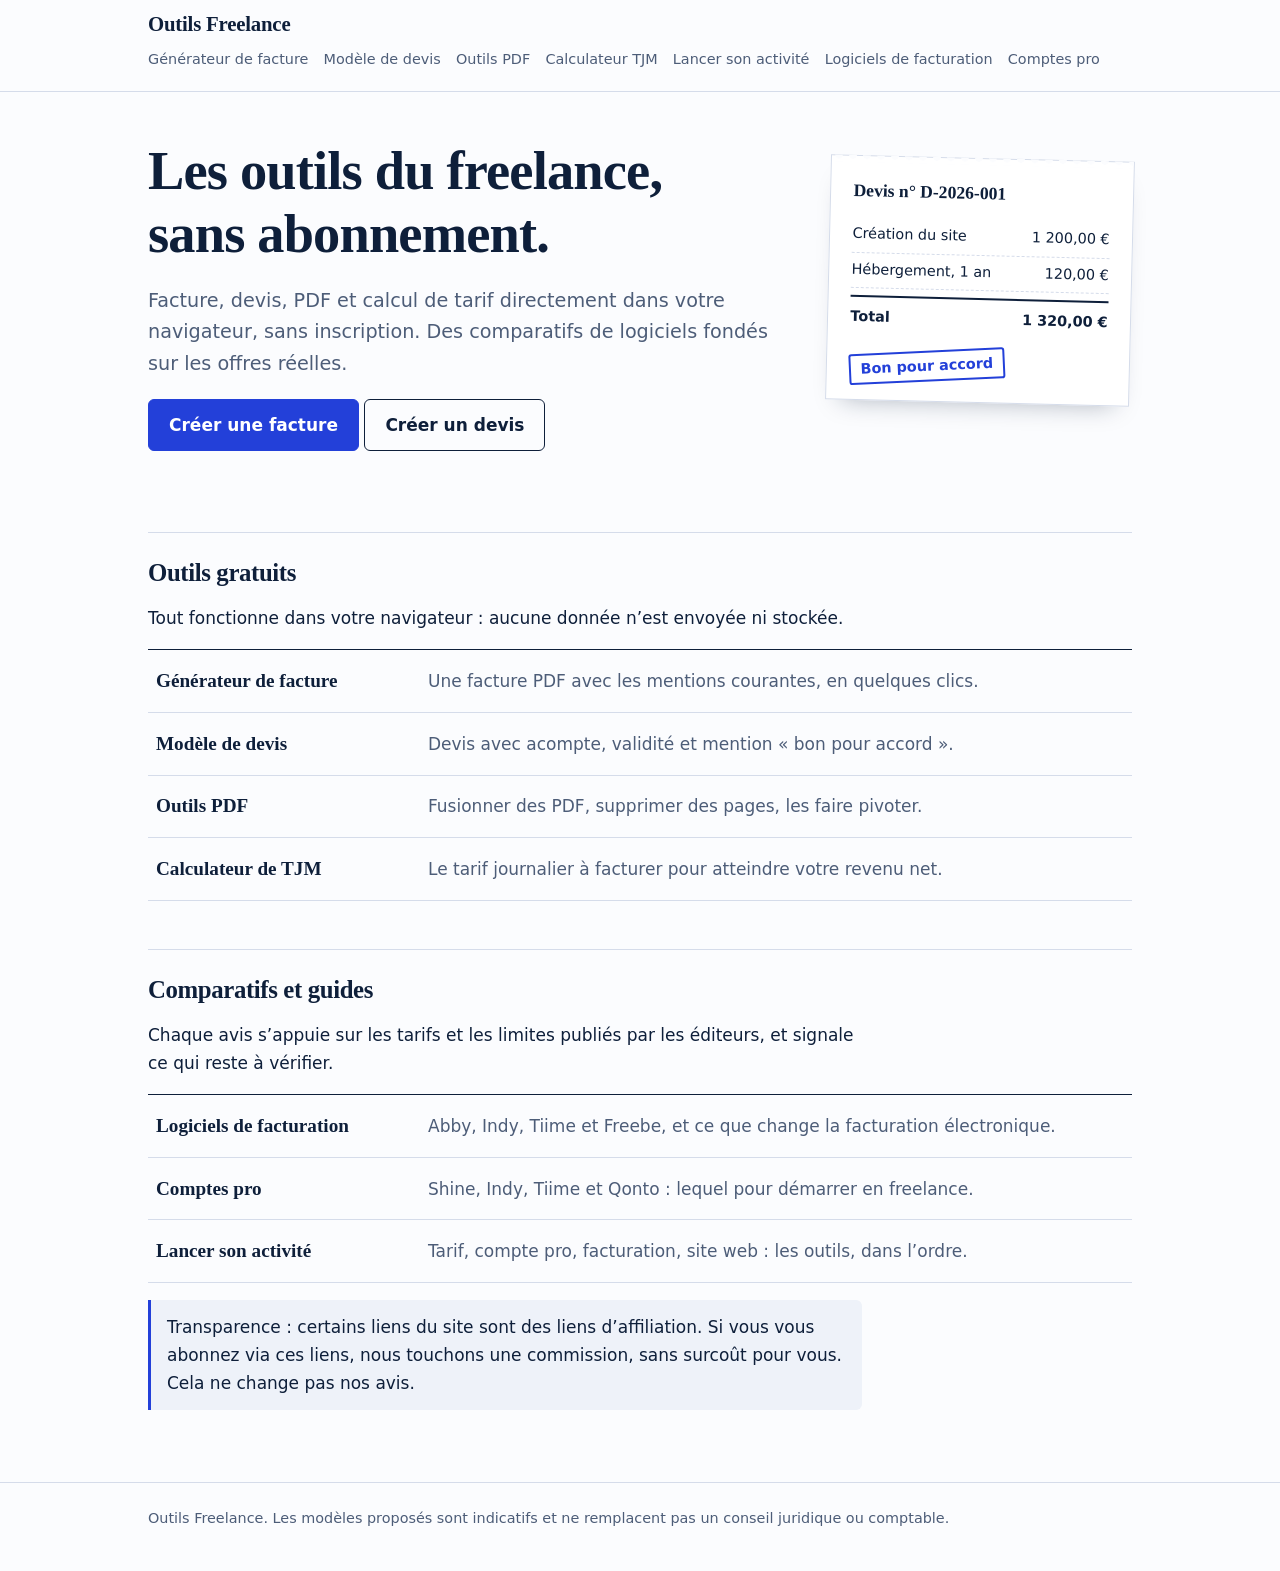
<file: index.html>
<!doctype html>
<html lang="fr">
<head>
<meta charset="utf-8">
<meta name="viewport" content="width=device-width, initial-scale=1">
<title>Outils pour freelances : factures gratuites et comparatifs de logiciels</title>
<meta name="description" content="Outils gratuits et comparatifs honnêtes de logiciels et d’outils IA pour freelances et auto-entrepreneurs.">
<link rel="stylesheet" href="style.css">
<link rel="canonical" href="https://goldenmenu-free.github.io/outils-freelance/">
<meta name="theme-color" content="#2340d9">
<link rel="icon" href="data:image/svg+xml,%3Csvg xmlns=%22http://www.w3.org/2000/svg%22 viewBox=%220 0 100 100%22%3E%3Crect width=%22100%22 height=%22100%22 rx=%2218%22 fill=%22%232340d9%22/%3E%3Ctext x=%2250%22 y=%2272%22 font-size=%2268%22 font-family=%22Georgia,serif%22 font-weight=%22700%22 text-anchor=%22middle%22 fill=%22white%22%3EF%3C/text%3E%3C/svg%3E">
<meta property="og:type" content="website">
<meta property="og:locale" content="fr_FR">
<meta property="og:site_name" content="Outils Freelance">
<meta property="og:url" content="https://goldenmenu-free.github.io/outils-freelance/">
<meta property="og:title" content="Outils pour freelances : factures gratuites et comparatifs de logiciels">
<meta property="og:description" content="Outils gratuits et comparatifs honnêtes de logiciels et d’outils IA pour freelances et auto-entrepreneurs.">
</head>
<body>
<header class="site"><div class="wrap">
  <a href="index.html">Outils Freelance</a>
  <nav><a href="facture.html">Générateur de facture</a><a href="modele-devis.html">Modèle de devis</a><a href="outils-pdf.html">Outils PDF</a><a href="calculateur-tjm.html">Calculateur TJM</a><a href="lancer-activite-freelance.html">Lancer son activité</a><a href="comparatif-facturation.html">Logiciels de facturation</a><a href="comparatif-comptes-pro.html">Comptes pro</a></nav>
</div></header>

<main class="wrap">
  <section class="hero">
    <div>
      <h1>Les outils du freelance, sans abonnement.</h1>
      <p class="lead">Facture, devis, PDF et calcul de tarif directement dans votre navigateur, sans inscription. Des comparatifs de logiciels fondés sur les offres réelles.</p>
      <p><a class="btn" href="facture.html">Créer une facture</a> <a class="btn alt" href="modele-devis.html">Créer un devis</a></p>
    </div>
    <div class="slip" aria-hidden="true">
      <b>Devis n° D-2026-001</b>
      <div class="l" style="margin-top:.8rem"><span>Création du site</span><span>1 200,00 €</span></div>
      <div class="l"><span>Hébergement, 1 an</span><span>120,00 €</span></div>
      <div class="l t"><span>Total</span><span>1 320,00 €</span></div>
      <span class="ok">Bon pour accord</span>
    </div>
  </section>

  <h2>Outils gratuits</h2>
  <p>Tout fonctionne dans votre navigateur : aucune donnée n’est envoyée ni stockée.</p>
  <ul class="ledger">
    <li><a href="facture.html"><strong>Générateur de facture</strong><span>Une facture PDF avec les mentions courantes, en quelques clics.</span></a></li>
    <li><a href="modele-devis.html"><strong>Modèle de devis</strong><span>Devis avec acompte, validité et mention « bon pour accord ».</span></a></li>
    <li><a href="outils-pdf.html"><strong>Outils PDF</strong><span>Fusionner des PDF, supprimer des pages, les faire pivoter.</span></a></li>
    <li><a href="calculateur-tjm.html"><strong>Calculateur de TJM</strong><span>Le tarif journalier à facturer pour atteindre votre revenu net.</span></a></li>
  </ul>

  <h2>Comparatifs et guides</h2>
  <p>Chaque avis s’appuie sur les tarifs et les limites publiés par les éditeurs, et signale ce qui reste à vérifier.</p>
  <ul class="ledger">
    <li><a href="comparatif-facturation.html"><strong>Logiciels de facturation</strong><span>Abby, Indy, Tiime et Freebe, et ce que change la facturation électronique.</span></a></li>
    <li><a href="comparatif-comptes-pro.html"><strong>Comptes pro</strong><span>Shine, Indy, Tiime et Qonto : lequel pour démarrer en freelance.</span></a></li>
    <li><a href="lancer-activite-freelance.html"><strong>Lancer son activité</strong><span>Tarif, compte pro, facturation, site web : les outils, dans l’ordre.</span></a></li>
  </ul>

  <p class="note">Transparence : certains liens du site sont des liens d’affiliation. Si vous vous abonnez via ces liens, nous touchons une commission, sans surcoût pour vous. Cela ne change pas nos avis.</p>
</main>

<footer class="site"><div class="wrap">Outils Freelance. Les modèles proposés sont indicatifs et ne remplacent pas un conseil juridique ou comptable.</div></footer>
<script>document.querySelectorAll("header.site nav a").forEach(function(a){if(a.getAttribute("href")===(location.pathname.split("/").pop()||"index.html"))a.setAttribute("aria-current","page")})</script>
</body>
</html>
</file>
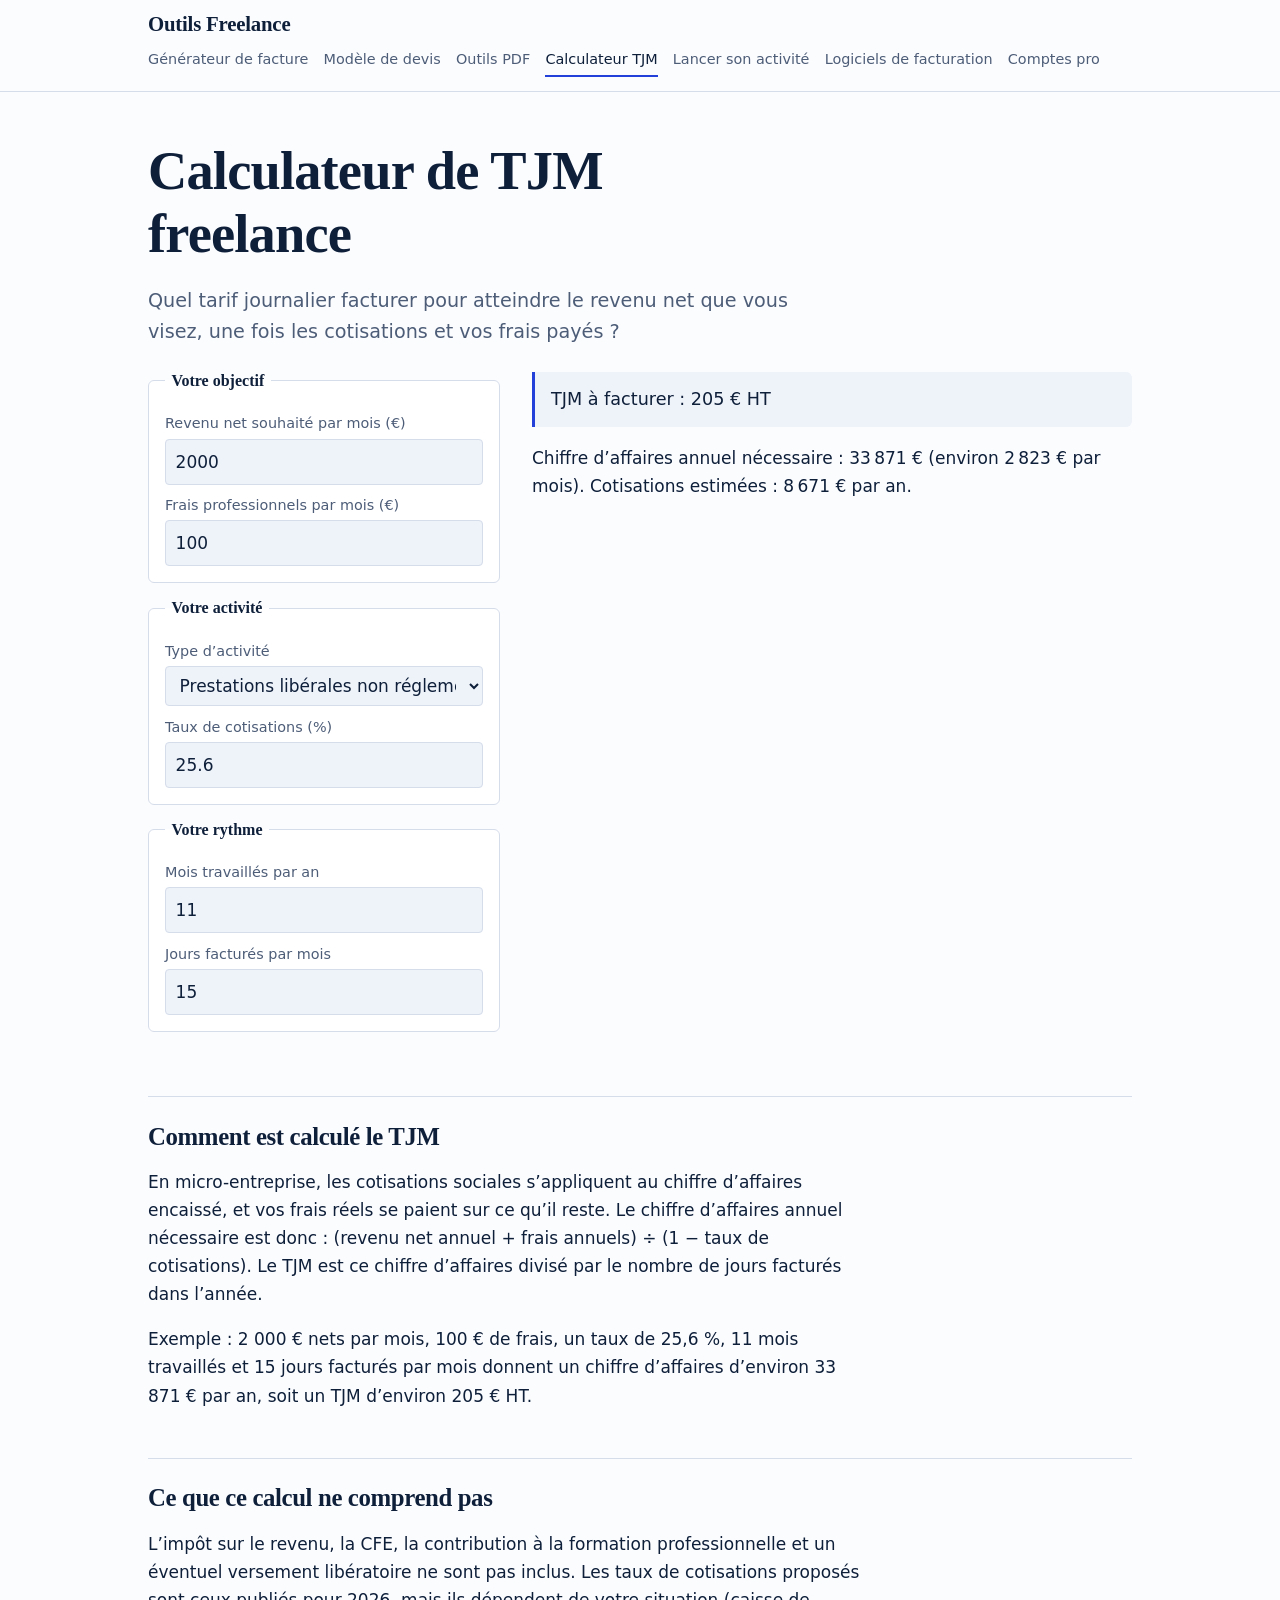
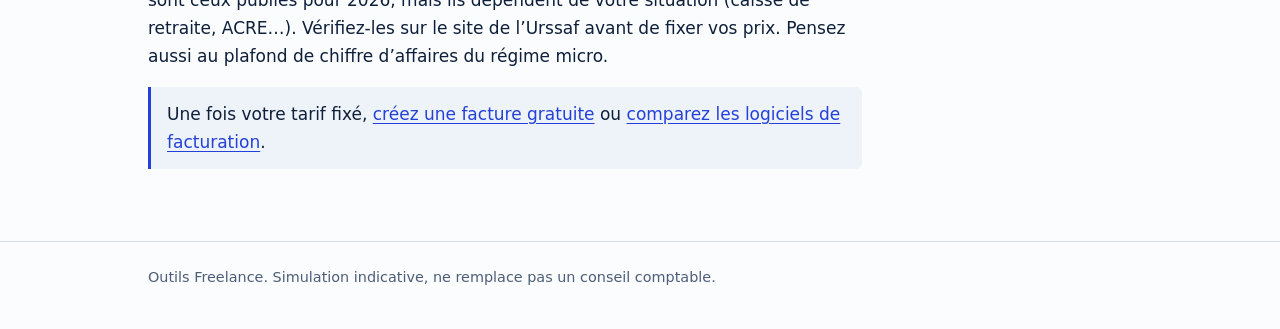
<file: calculateur-tjm.html>
<!doctype html>
<html lang="fr">
<head>
<meta charset="utf-8">
<meta name="viewport" content="width=device-width, initial-scale=1">
<title>Calculateur de TJM freelance : quel tarif journalier pour un auto-entrepreneur ?</title>
<meta name="description" content="Calculez le tarif journalier (TJM) à facturer pour atteindre le revenu net que vous visez en micro-entreprise. Gratuit, sans inscription.">
<link rel="stylesheet" href="style.css">
<link rel="canonical" href="https://goldenmenu-free.github.io/outils-freelance/calculateur-tjm.html">
<meta name="theme-color" content="#2340d9">
<link rel="icon" href="data:image/svg+xml,%3Csvg xmlns=%22http://www.w3.org/2000/svg%22 viewBox=%220 0 100 100%22%3E%3Crect width=%22100%22 height=%22100%22 rx=%2218%22 fill=%22%232340d9%22/%3E%3Ctext x=%2250%22 y=%2272%22 font-size=%2268%22 font-family=%22Georgia,serif%22 font-weight=%22700%22 text-anchor=%22middle%22 fill=%22white%22%3EF%3C/text%3E%3C/svg%3E">
<meta property="og:type" content="website">
<meta property="og:locale" content="fr_FR">
<meta property="og:site_name" content="Outils Freelance">
<meta property="og:url" content="https://goldenmenu-free.github.io/outils-freelance/calculateur-tjm.html">
<meta property="og:title" content="Calculateur de TJM freelance : quel tarif journalier pour un auto-entrepreneur ?">
<meta property="og:description" content="Calculez le tarif journalier (TJM) à facturer pour atteindre le revenu net que vous visez en micro-entreprise. Gratuit, sans inscription.">
</head>
<body>
<header class="site"><div class="wrap">
  <a href="index.html">Outils Freelance</a>
  <nav><a href="facture.html">Générateur de facture</a><a href="modele-devis.html">Modèle de devis</a><a href="outils-pdf.html">Outils PDF</a><a href="calculateur-tjm.html">Calculateur TJM</a><a href="lancer-activite-freelance.html">Lancer son activité</a><a href="comparatif-facturation.html">Logiciels de facturation</a><a href="comparatif-comptes-pro.html">Comptes pro</a></nav>
</div></header>

<main class="wrap">
  <h1>Calculateur de TJM freelance</h1>
  <p class="lead">Quel tarif journalier facturer pour atteindre le revenu net que vous visez, une fois les cotisations et vos frais payés ?</p>

  <div class="tool">
    <form onsubmit="return false" id="f">
      <fieldset><legend>Votre objectif</legend>
        <label for="net">Revenu net souhaité par mois (€)</label><input id="net" type="number" min="0" step="any" value="2000">
        <label for="frais">Frais professionnels par mois (€)</label><input id="frais" type="number" min="0" step="any" value="100">
      </fieldset>
      <fieldset><legend>Votre activité</legend>
        <label for="act">Type d’activité</label>
        <select id="act">
          <option value="25.6">Prestations libérales non réglementées (conseil, développement, graphisme…)</option>
          <option value="21.2">Prestations commerciales ou artisanales (BIC)</option>
          <option value="23.2">Professions libérales affiliées à la Cipav</option>
          <option value="">Autre : saisir un taux</option>
        </select>
        <label for="taux">Taux de cotisations (%)</label><input id="taux" type="number" min="0" max="60" step="any" value="25.6">
      </fieldset>
      <fieldset><legend>Votre rythme</legend>
        <label for="mois">Mois travaillés par an</label><input id="mois" type="number" min="1" max="12" step="any" value="11">
        <label for="jours">Jours facturés par mois</label><input id="jours" type="number" min="1" max="31" step="any" value="15">
      </fieldset>
    </form>

    <section aria-live="polite">
      <div class="note" id="res" style="font-size:1.1rem"></div>
      <p id="detail"></p>
    </section>
  </div>

  <h2>Comment est calculé le TJM</h2>
  <p>En micro-entreprise, les cotisations sociales s’appliquent au chiffre d’affaires encaissé, et vos frais réels se paient sur ce qu’il reste. Le chiffre d’affaires annuel nécessaire est donc : (revenu net annuel + frais annuels) ÷ (1 − taux de cotisations). Le TJM est ce chiffre d’affaires divisé par le nombre de jours facturés dans l’année.</p>
  <p>Exemple : 2 000 € nets par mois, 100 € de frais, un taux de 25,6 %, 11 mois travaillés et 15 jours facturés par mois donnent un chiffre d’affaires d’environ 33 871 € par an, soit un TJM d’environ 205 € HT.</p>

  <h2>Ce que ce calcul ne comprend pas</h2>
  <p>L’impôt sur le revenu, la CFE, la contribution à la formation professionnelle et un éventuel versement libératoire ne sont pas inclus. Les taux de cotisations proposés sont ceux publiés pour 2026, mais ils dépendent de votre situation (caisse de retraite, ACRE…). Vérifiez-les sur le site de l’Urssaf avant de fixer vos prix. Pensez aussi au plafond de chiffre d’affaires du régime micro.</p>
  <p class="note">Une fois votre tarif fixé, <a href="facture.html">créez une facture gratuite</a> ou <a href="comparatif-facturation.html">comparez les logiciels de facturation</a>.</p>
</main>

<footer class="site"><div class="wrap">Outils Freelance. Simulation indicative, ne remplace pas un conseil comptable.</div></footer>

<script>
const $ = id => document.getElementById(id);
const eur = (n, d = 0) => n.toLocaleString("fr-FR", { style: "currency", currency: "EUR", maximumFractionDigits: d, minimumFractionDigits: d });
function calc() {
  const net = parseFloat($("net").value), frais = parseFloat($("frais").value) || 0,
        t = parseFloat($("taux").value), m = parseFloat($("mois").value), j = parseFloat($("jours").value);
  if ([net, t, m, j].some(v => isNaN(v)) || net < 0 || t < 0 || t >= 100 || m <= 0 || j <= 0) {
    $("res").textContent = "Renseignez tous les champs avec des valeurs valides."; $("detail").textContent = ""; return;
  }
  const ca = (net * 12 + frais * 12) / (1 - t / 100);
  const tjm = ca / (m * j);
  $("res").textContent = "TJM à facturer : " + eur(tjm) + " HT";
  $("detail").textContent = "Chiffre d’affaires annuel nécessaire : " + eur(ca) + " (environ " + eur(ca / 12) + " par mois). Cotisations estimées : " + eur(ca * t / 100) + " par an.";
}
$("act").addEventListener("change", e => { if (e.target.value) $("taux").value = e.target.value; calc(); });
$("f").addEventListener("input", calc);
calc();
</script>
<script>document.querySelectorAll("header.site nav a").forEach(function(a){if(a.getAttribute("href")===(location.pathname.split("/").pop()||"index.html"))a.setAttribute("aria-current","page")})</script>
</body>
</html>
</file>
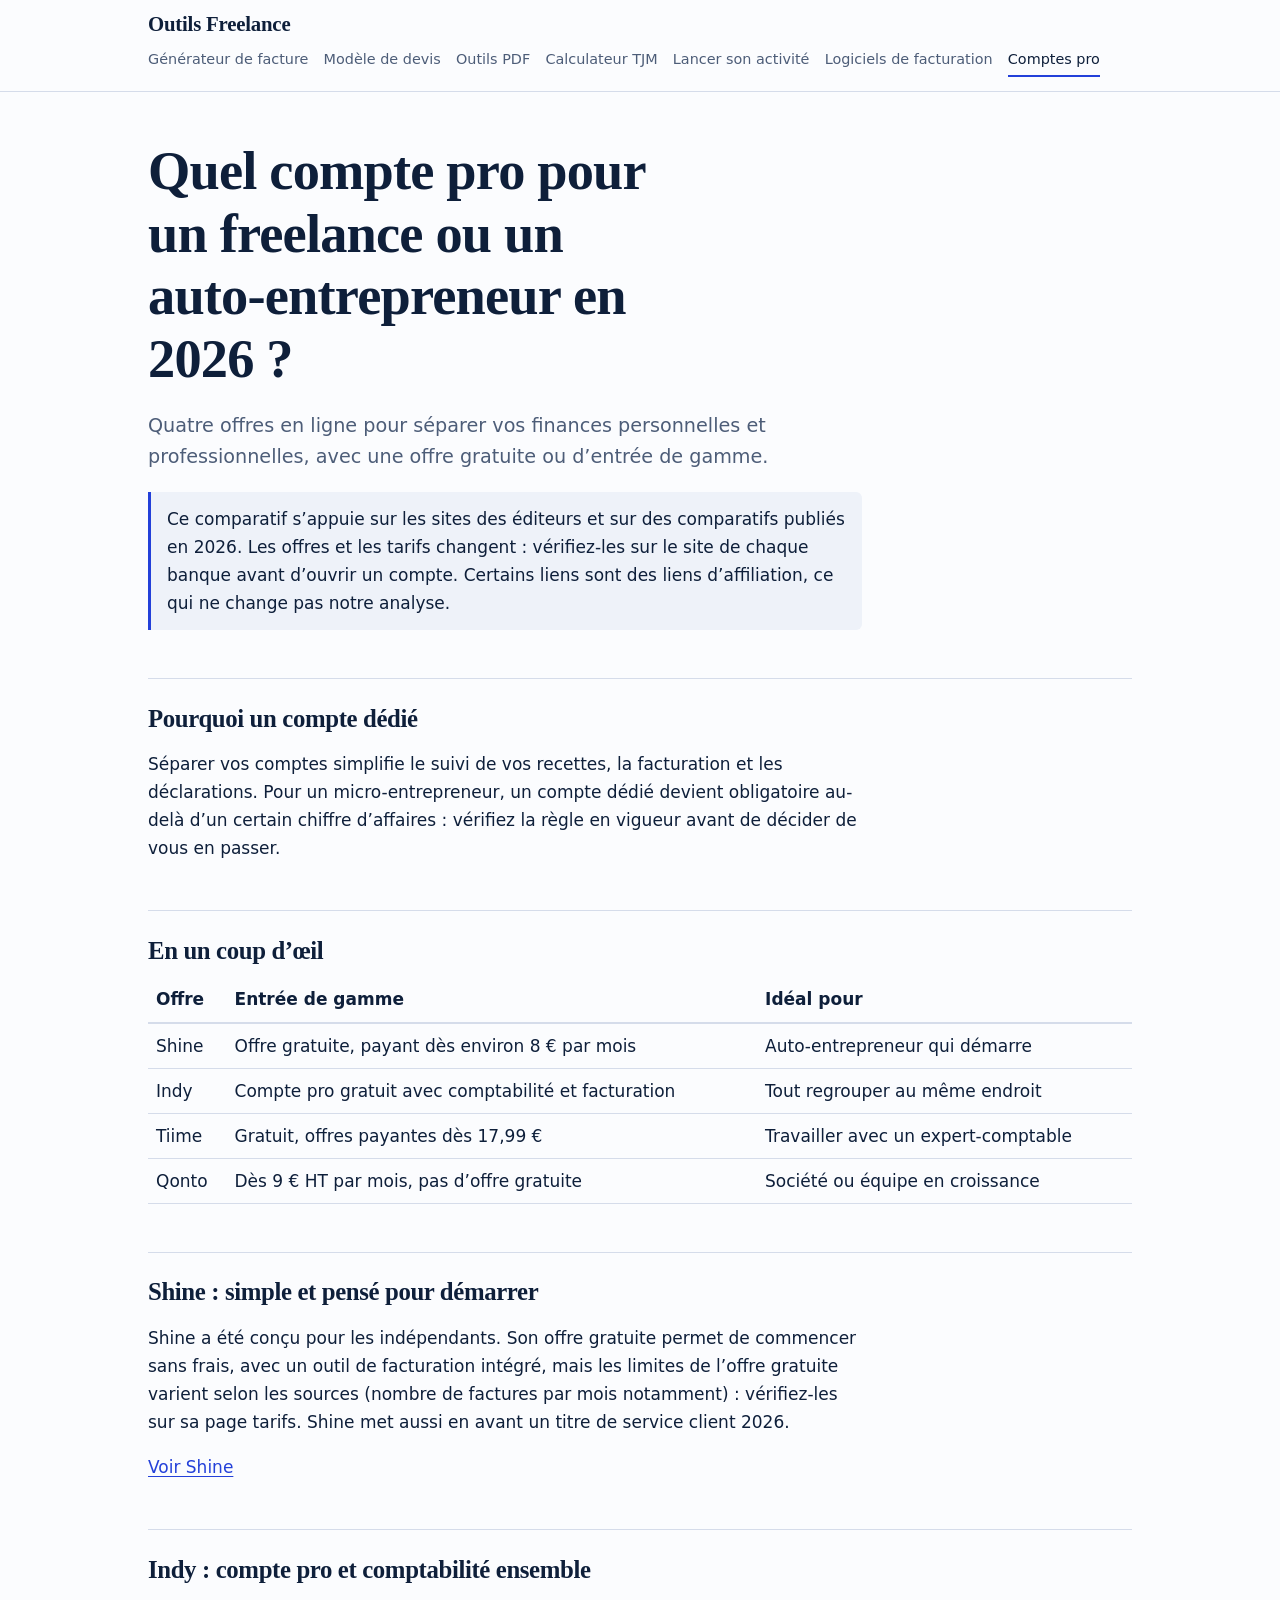
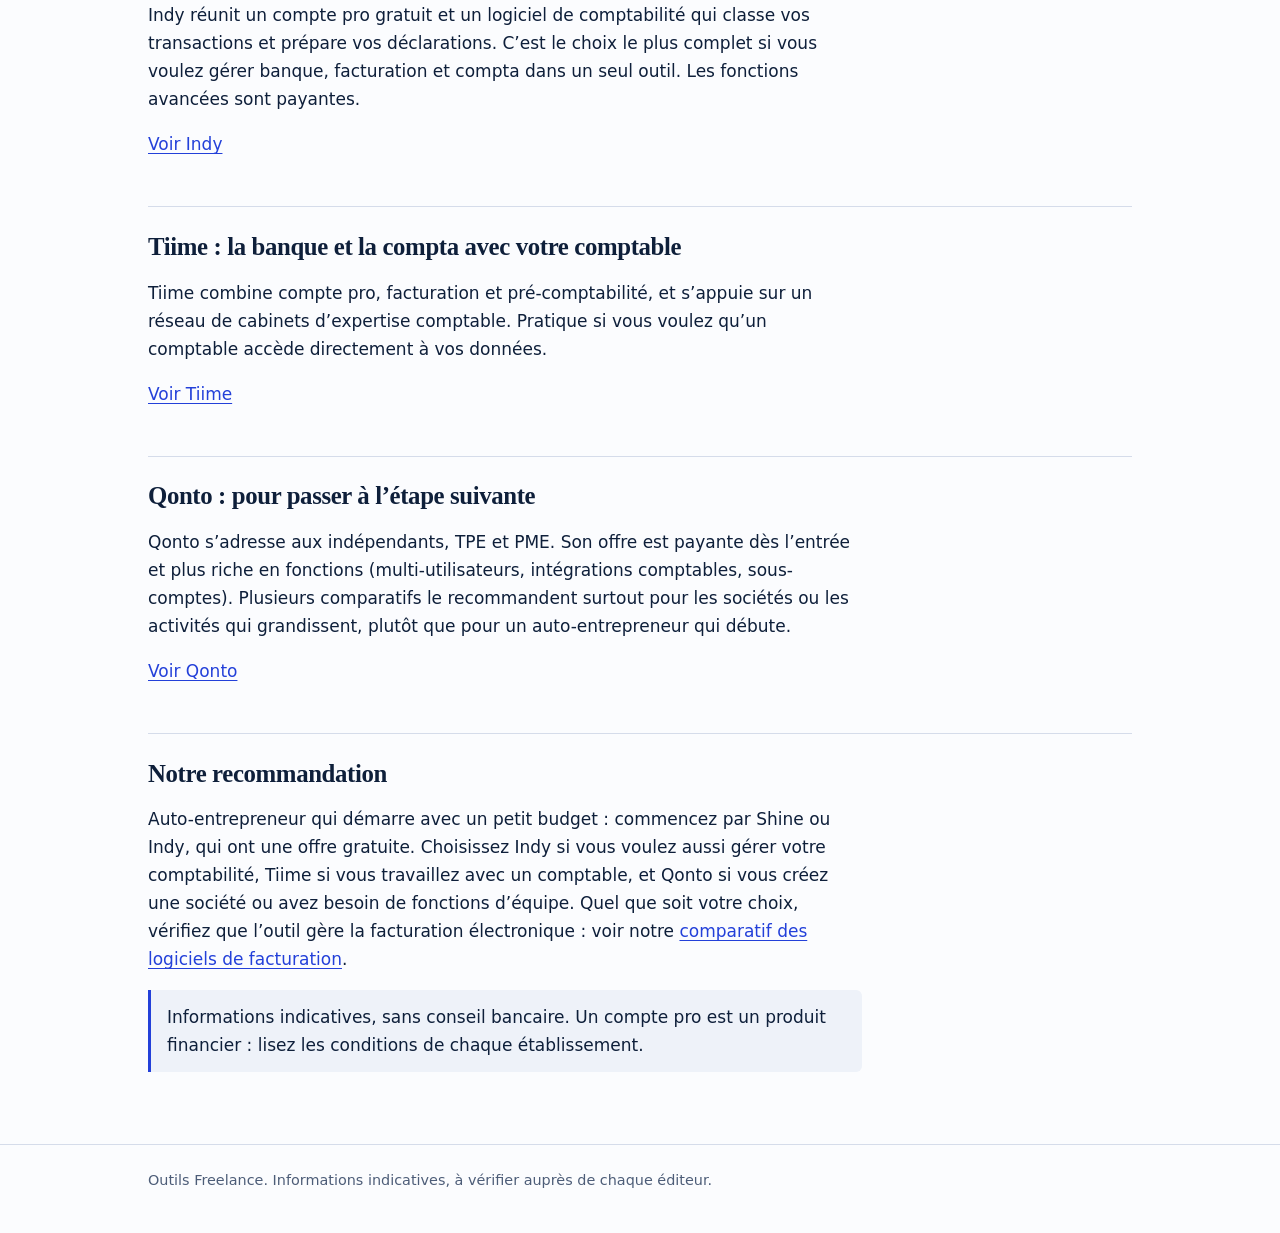
<file: comparatif-comptes-pro.html>
<!doctype html>
<html lang="fr">
<head>
<meta charset="utf-8">
<meta name="viewport" content="width=device-width, initial-scale=1">
<title>Meilleur compte pro pour freelance et auto-entrepreneur en 2026 : comparatif</title>
<meta name="description" content="Shine, Qonto, Indy, Tiime : quel compte pro choisir quand on est freelance ou auto-entrepreneur ? Tarifs d’entrée, points forts et pour qui.">
<link rel="stylesheet" href="style.css">
<link rel="canonical" href="https://goldenmenu-free.github.io/outils-freelance/comparatif-comptes-pro.html">
<meta name="theme-color" content="#2340d9">
<link rel="icon" href="data:image/svg+xml,%3Csvg xmlns=%22http://www.w3.org/2000/svg%22 viewBox=%220 0 100 100%22%3E%3Crect width=%22100%22 height=%22100%22 rx=%2218%22 fill=%22%232340d9%22/%3E%3Ctext x=%2250%22 y=%2272%22 font-size=%2268%22 font-family=%22Georgia,serif%22 font-weight=%22700%22 text-anchor=%22middle%22 fill=%22white%22%3EF%3C/text%3E%3C/svg%3E">
<meta property="og:type" content="website">
<meta property="og:locale" content="fr_FR">
<meta property="og:site_name" content="Outils Freelance">
<meta property="og:url" content="https://goldenmenu-free.github.io/outils-freelance/comparatif-comptes-pro.html">
<meta property="og:title" content="Meilleur compte pro pour freelance et auto-entrepreneur en 2026 : comparatif">
<meta property="og:description" content="Shine, Qonto, Indy, Tiime : quel compte pro choisir quand on est freelance ou auto-entrepreneur ? Tarifs d’entrée, points forts et pour qui.">
</head>
<body>
<header class="site"><div class="wrap">
  <a href="index.html">Outils Freelance</a>
  <nav><a href="facture.html">Générateur de facture</a><a href="modele-devis.html">Modèle de devis</a><a href="outils-pdf.html">Outils PDF</a><a href="calculateur-tjm.html">Calculateur TJM</a><a href="lancer-activite-freelance.html">Lancer son activité</a><a href="comparatif-facturation.html">Logiciels de facturation</a><a href="comparatif-comptes-pro.html">Comptes pro</a></nav>
</div></header>

<main class="wrap">
  <h1>Quel compte pro pour un freelance ou un auto-entrepreneur en 2026 ?</h1>
  <p class="lead">Quatre offres en ligne pour séparer vos finances personnelles et professionnelles, avec une offre gratuite ou d’entrée de gamme.</p>

  <p class="note">Ce comparatif s’appuie sur les sites des éditeurs et sur des comparatifs publiés en 2026. Les offres et les tarifs changent : vérifiez-les sur le site de chaque banque avant d’ouvrir un compte. Certains liens sont des liens d’affiliation, ce qui ne change pas notre analyse.</p>

  <h2>Pourquoi un compte dédié</h2>
  <p>Séparer vos comptes simplifie le suivi de vos recettes, la facturation et les déclarations. Pour un micro-entrepreneur, un compte dédié devient obligatoire au-delà d’un certain chiffre d’affaires : vérifiez la règle en vigueur avant de décider de vous en passer.</p>

  <h2>En un coup d’œil</h2>
  <div style="overflow-x:auto">
  <table style="border-collapse:collapse;width:100%;min-width:36rem">
    <thead><tr style="text-align:left"><th style="padding:.5rem;border-bottom:2px solid var(--line)">Offre</th><th style="padding:.5rem;border-bottom:2px solid var(--line)">Entrée de gamme</th><th style="padding:.5rem;border-bottom:2px solid var(--line)">Idéal pour</th></tr></thead>
    <tbody>
      <tr><td style="padding:.5rem;border-bottom:1px solid var(--line)">Shine</td><td style="padding:.5rem;border-bottom:1px solid var(--line)">Offre gratuite, payant dès environ 8 € par mois</td><td style="padding:.5rem;border-bottom:1px solid var(--line)">Auto-entrepreneur qui démarre</td></tr>
      <tr><td style="padding:.5rem;border-bottom:1px solid var(--line)">Indy</td><td style="padding:.5rem;border-bottom:1px solid var(--line)">Compte pro gratuit avec comptabilité et facturation</td><td style="padding:.5rem;border-bottom:1px solid var(--line)">Tout regrouper au même endroit</td></tr>
      <tr><td style="padding:.5rem;border-bottom:1px solid var(--line)">Tiime</td><td style="padding:.5rem;border-bottom:1px solid var(--line)">Gratuit, offres payantes dès 17,99 €</td><td style="padding:.5rem;border-bottom:1px solid var(--line)">Travailler avec un expert-comptable</td></tr>
      <tr><td style="padding:.5rem;border-bottom:1px solid var(--line)">Qonto</td><td style="padding:.5rem;border-bottom:1px solid var(--line)">Dès 9 € HT par mois, pas d’offre gratuite</td><td style="padding:.5rem;border-bottom:1px solid var(--line)">Société ou équipe en croissance</td></tr>
    </tbody>
  </table>
  </div>

  <h2>Shine : simple et pensé pour démarrer</h2>
  <p>Shine a été conçu pour les indépendants. Son offre gratuite permet de commencer sans frais, avec un outil de facturation intégré, mais les limites de l’offre gratuite varient selon les sources (nombre de factures par mois notamment) : vérifiez-les sur sa page tarifs. Shine met aussi en avant un titre de service client 2026.</p>
  <p><a rel="sponsored noopener" href="https://www.shine.fr">Voir Shine</a></p>

  <h2>Indy : compte pro et comptabilité ensemble</h2>
  <p>Indy réunit un compte pro gratuit et un logiciel de comptabilité qui classe vos transactions et prépare vos déclarations. C’est le choix le plus complet si vous voulez gérer banque, facturation et compta dans un seul outil. Les fonctions avancées sont payantes.</p>
  <p><a rel="sponsored noopener" href="https://www.indy.fr">Voir Indy</a></p>

  <h2>Tiime : la banque et la compta avec votre comptable</h2>
  <p>Tiime combine compte pro, facturation et pré-comptabilité, et s’appuie sur un réseau de cabinets d’expertise comptable. Pratique si vous voulez qu’un comptable accède directement à vos données.</p>
  <p><a rel="sponsored noopener" href="https://www.tiime.fr">Voir Tiime</a></p>

  <h2>Qonto : pour passer à l’étape suivante</h2>
  <p>Qonto s’adresse aux indépendants, TPE et PME. Son offre est payante dès l’entrée et plus riche en fonctions (multi-utilisateurs, intégrations comptables, sous-comptes). Plusieurs comparatifs le recommandent surtout pour les sociétés ou les activités qui grandissent, plutôt que pour un auto-entrepreneur qui débute.</p>
  <p><a rel="sponsored noopener" href="https://qonto.com/fr">Voir Qonto</a></p>
  <!-- AFFILIATION : remplacer ces liens par vos liens affiliés quand ils seront disponibles -->

  <h2>Notre recommandation</h2>
  <p>Auto-entrepreneur qui démarre avec un petit budget : commencez par Shine ou Indy, qui ont une offre gratuite. Choisissez Indy si vous voulez aussi gérer votre comptabilité, Tiime si vous travaillez avec un comptable, et Qonto si vous créez une société ou avez besoin de fonctions d’équipe. Quel que soit votre choix, vérifiez que l’outil gère la facturation électronique : voir notre <a href="comparatif-facturation.html">comparatif des logiciels de facturation</a>.</p>

  <p class="note">Informations indicatives, sans conseil bancaire. Un compte pro est un produit financier : lisez les conditions de chaque établissement.</p>
</main>

<footer class="site"><div class="wrap">Outils Freelance. Informations indicatives, à vérifier auprès de chaque éditeur.</div></footer>
<script>document.querySelectorAll("header.site nav a").forEach(function(a){if(a.getAttribute("href")===(location.pathname.split("/").pop()||"index.html"))a.setAttribute("aria-current","page")})</script>
</body>
</html>
</file>
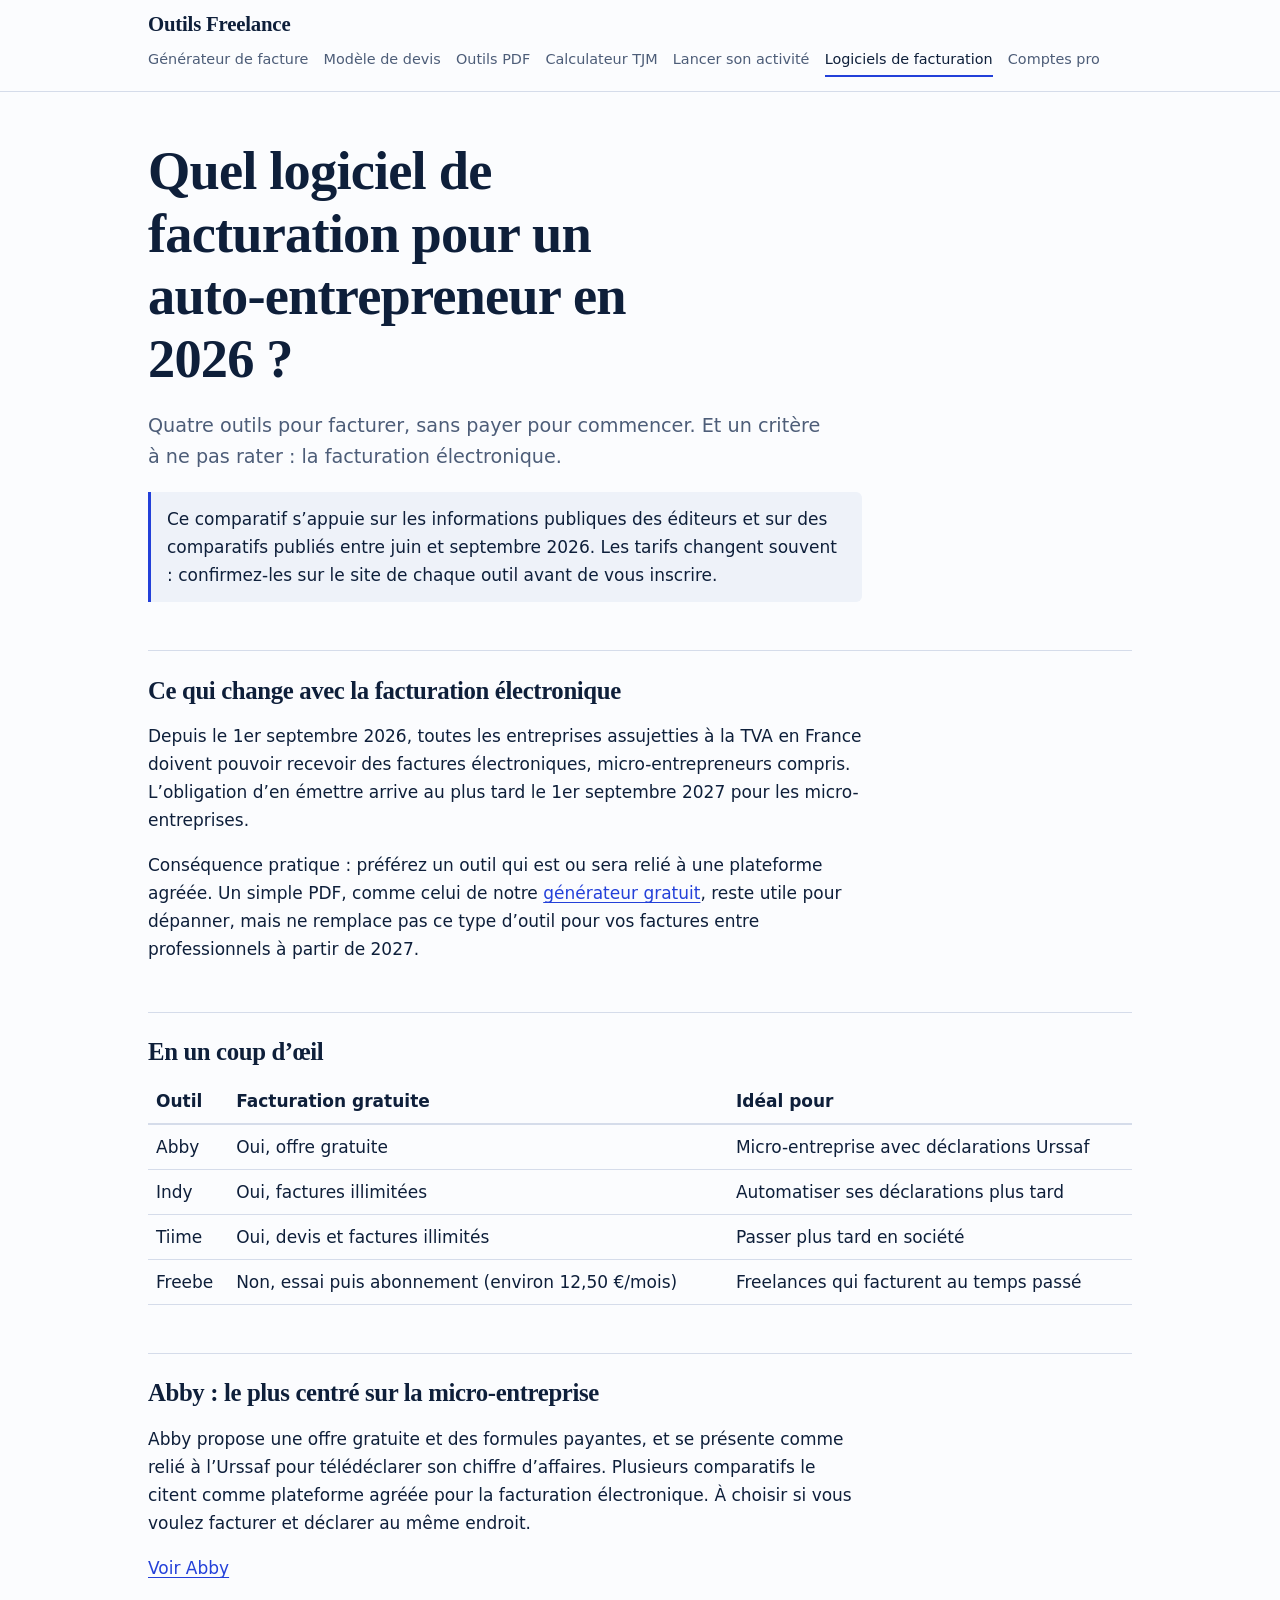
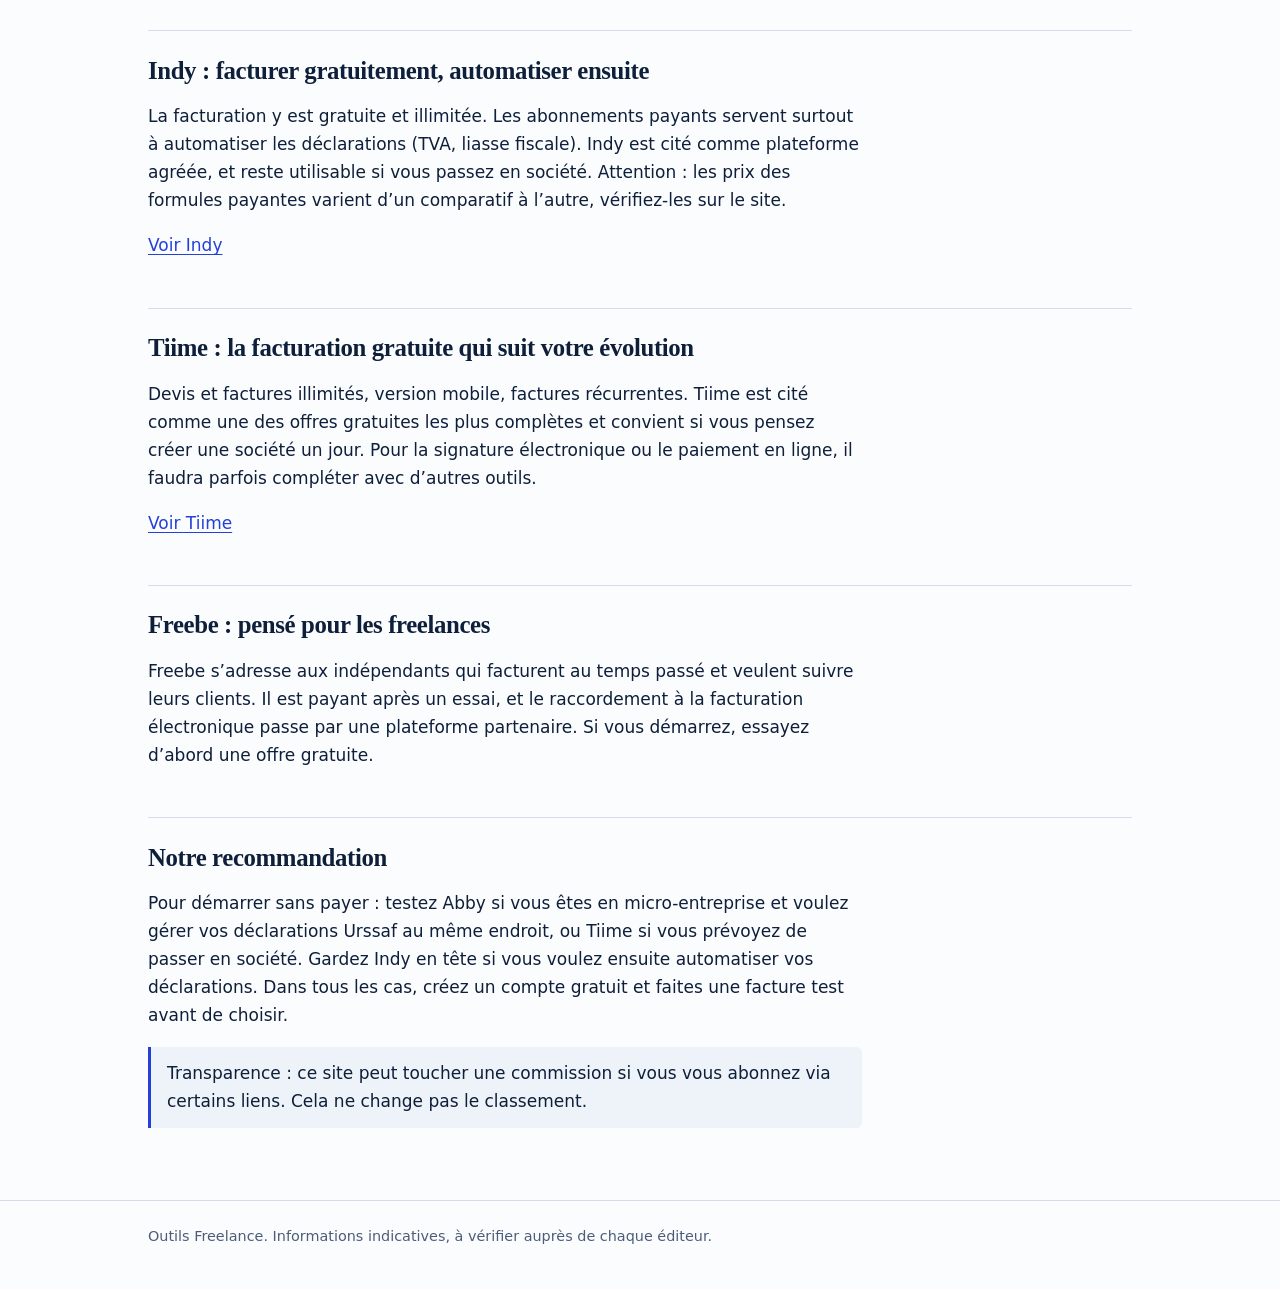
<file: comparatif-facturation.html>
<!doctype html>
<html lang="fr">
<head>
<meta charset="utf-8">
<meta name="viewport" content="width=device-width, initial-scale=1">
<title>Meilleur logiciel de facturation pour auto-entrepreneur en 2026 : comparatif</title>
<meta name="description" content="Abby, Indy, Tiime, Freebe : quel logiciel de facturation choisir quand on est auto-entrepreneur, et que change la facturation électronique ?">
<link rel="stylesheet" href="style.css">
<link rel="canonical" href="https://goldenmenu-free.github.io/outils-freelance/comparatif-facturation.html">
<meta name="theme-color" content="#2340d9">
<link rel="icon" href="data:image/svg+xml,%3Csvg xmlns=%22http://www.w3.org/2000/svg%22 viewBox=%220 0 100 100%22%3E%3Crect width=%22100%22 height=%22100%22 rx=%2218%22 fill=%22%232340d9%22/%3E%3Ctext x=%2250%22 y=%2272%22 font-size=%2268%22 font-family=%22Georgia,serif%22 font-weight=%22700%22 text-anchor=%22middle%22 fill=%22white%22%3EF%3C/text%3E%3C/svg%3E">
<meta property="og:type" content="website">
<meta property="og:locale" content="fr_FR">
<meta property="og:site_name" content="Outils Freelance">
<meta property="og:url" content="https://goldenmenu-free.github.io/outils-freelance/comparatif-facturation.html">
<meta property="og:title" content="Meilleur logiciel de facturation pour auto-entrepreneur en 2026 : comparatif">
<meta property="og:description" content="Abby, Indy, Tiime, Freebe : quel logiciel de facturation choisir quand on est auto-entrepreneur, et que change la facturation électronique ?">
</head>
<body>
<header class="site"><div class="wrap">
  <a href="index.html">Outils Freelance</a>
  <nav><a href="facture.html">Générateur de facture</a><a href="modele-devis.html">Modèle de devis</a><a href="outils-pdf.html">Outils PDF</a><a href="calculateur-tjm.html">Calculateur TJM</a><a href="lancer-activite-freelance.html">Lancer son activité</a><a href="comparatif-facturation.html">Logiciels de facturation</a><a href="comparatif-comptes-pro.html">Comptes pro</a></nav>
</div></header>

<main class="wrap">
  <h1>Quel logiciel de facturation pour un auto-entrepreneur en 2026 ?</h1>
  <p class="lead">Quatre outils pour facturer, sans payer pour commencer. Et un critère à ne pas rater : la facturation électronique.</p>

  <p class="note">Ce comparatif s’appuie sur les informations publiques des éditeurs et sur des comparatifs publiés entre juin et septembre 2026. Les tarifs changent souvent : confirmez-les sur le site de chaque outil avant de vous inscrire.</p>

  <h2>Ce qui change avec la facturation électronique</h2>
  <p>Depuis le 1er septembre 2026, toutes les entreprises assujetties à la TVA en France doivent pouvoir recevoir des factures électroniques, micro-entrepreneurs compris. L’obligation d’en émettre arrive au plus tard le 1er septembre 2027 pour les micro-entreprises.</p>
  <p>Conséquence pratique : préférez un outil qui est ou sera relié à une plateforme agréée. Un simple PDF, comme celui de notre <a href="facture.html">générateur gratuit</a>, reste utile pour dépanner, mais ne remplace pas ce type d’outil pour vos factures entre professionnels à partir de 2027.</p>

  <h2>En un coup d’œil</h2>
  <div style="overflow-x:auto">
  <table style="border-collapse:collapse;width:100%;min-width:34rem">
    <thead><tr style="text-align:left"><th style="padding:.5rem;border-bottom:2px solid var(--line)">Outil</th><th style="padding:.5rem;border-bottom:2px solid var(--line)">Facturation gratuite</th><th style="padding:.5rem;border-bottom:2px solid var(--line)">Idéal pour</th></tr></thead>
    <tbody>
      <tr><td style="padding:.5rem;border-bottom:1px solid var(--line)">Abby</td><td style="padding:.5rem;border-bottom:1px solid var(--line)">Oui, offre gratuite</td><td style="padding:.5rem;border-bottom:1px solid var(--line)">Micro-entreprise avec déclarations Urssaf</td></tr>
      <tr><td style="padding:.5rem;border-bottom:1px solid var(--line)">Indy</td><td style="padding:.5rem;border-bottom:1px solid var(--line)">Oui, factures illimitées</td><td style="padding:.5rem;border-bottom:1px solid var(--line)">Automatiser ses déclarations plus tard</td></tr>
      <tr><td style="padding:.5rem;border-bottom:1px solid var(--line)">Tiime</td><td style="padding:.5rem;border-bottom:1px solid var(--line)">Oui, devis et factures illimités</td><td style="padding:.5rem;border-bottom:1px solid var(--line)">Passer plus tard en société</td></tr>
      <tr><td style="padding:.5rem;border-bottom:1px solid var(--line)">Freebe</td><td style="padding:.5rem;border-bottom:1px solid var(--line)">Non, essai puis abonnement (environ 12,50 €/mois)</td><td style="padding:.5rem;border-bottom:1px solid var(--line)">Freelances qui facturent au temps passé</td></tr>
    </tbody>
  </table>
  </div>

  <h2>Abby : le plus centré sur la micro-entreprise</h2>
  <p>Abby propose une offre gratuite et des formules payantes, et se présente comme relié à l’Urssaf pour télédéclarer son chiffre d’affaires. Plusieurs comparatifs le citent comme plateforme agréée pour la facturation électronique. À choisir si vous voulez facturer et déclarer au même endroit.</p>
  <p><a href="https://abby.fr">Voir Abby</a></p>

  <h2>Indy : facturer gratuitement, automatiser ensuite</h2>
  <p>La facturation y est gratuite et illimitée. Les abonnements payants servent surtout à automatiser les déclarations (TVA, liasse fiscale). Indy est cité comme plateforme agréée, et reste utilisable si vous passez en société. Attention : les prix des formules payantes varient d’un comparatif à l’autre, vérifiez-les sur le site.</p>
  <p><a href="https://www.indy.fr">Voir Indy</a></p>

  <h2>Tiime : la facturation gratuite qui suit votre évolution</h2>
  <p>Devis et factures illimités, version mobile, factures récurrentes. Tiime est cité comme une des offres gratuites les plus complètes et convient si vous pensez créer une société un jour. Pour la signature électronique ou le paiement en ligne, il faudra parfois compléter avec d’autres outils.</p>
  <p><a href="https://www.tiime.fr">Voir Tiime</a></p>

  <h2>Freebe : pensé pour les freelances</h2>
  <p>Freebe s’adresse aux indépendants qui facturent au temps passé et veulent suivre leurs clients. Il est payant après un essai, et le raccordement à la facturation électronique passe par une plateforme partenaire. Si vous démarrez, essayez d’abord une offre gratuite.</p>

  <h2>Notre recommandation</h2>
  <p>Pour démarrer sans payer : testez Abby si vous êtes en micro-entreprise et voulez gérer vos déclarations Urssaf au même endroit, ou Tiime si vous prévoyez de passer en société. Gardez Indy en tête si vous voulez ensuite automatiser vos déclarations. Dans tous les cas, créez un compte gratuit et faites une facture test avant de choisir.</p>

  <p class="note">Transparence : ce site peut toucher une commission si vous vous abonnez via certains liens. Cela ne change pas le classement.</p>
</main>

<footer class="site"><div class="wrap">Outils Freelance. Informations indicatives, à vérifier auprès de chaque éditeur.</div></footer>
<script>document.querySelectorAll("header.site nav a").forEach(function(a){if(a.getAttribute("href")===(location.pathname.split("/").pop()||"index.html"))a.setAttribute("aria-current","page")})</script>
</body>
</html>
</file>
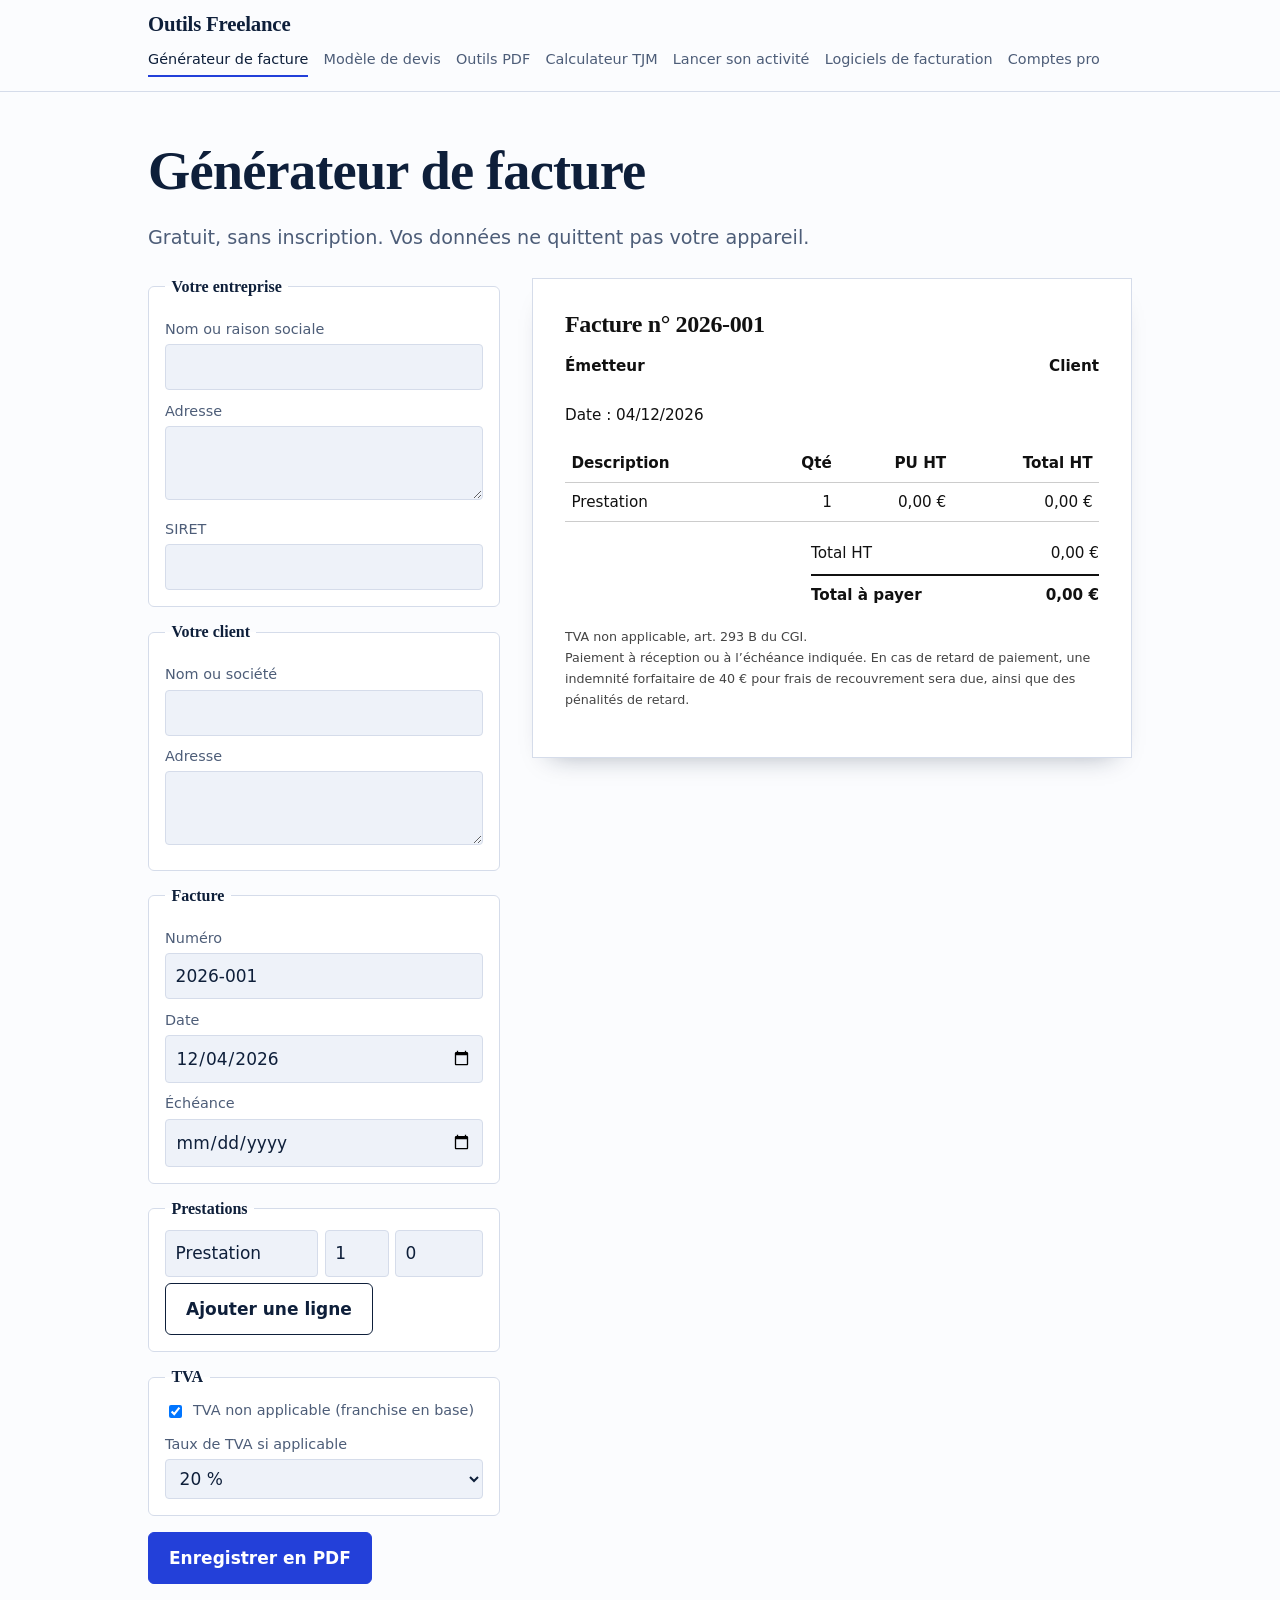
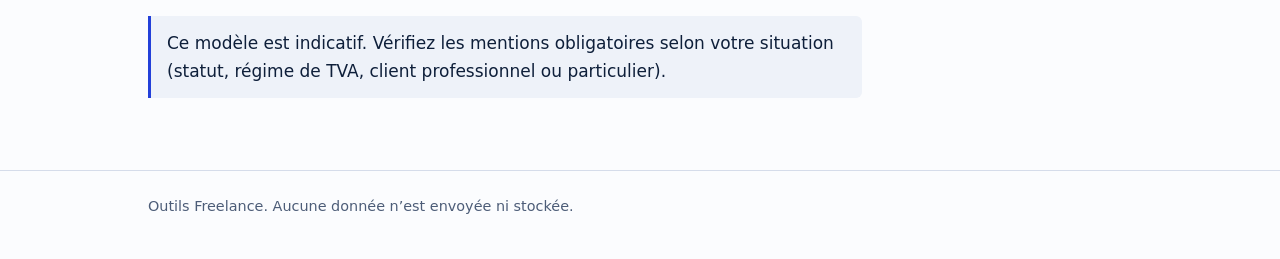
<file: facture.html>
<!doctype html>
<html lang="fr">
<head>
<meta charset="utf-8">
<meta name="viewport" content="width=device-width, initial-scale=1">
<title>Générateur de facture gratuit en PDF pour auto-entrepreneur</title>
<meta name="description" content="Créez une facture conforme en quelques clics et enregistrez-la en PDF. Gratuit, sans inscription, vos données restent sur votre appareil.">
<link rel="stylesheet" href="style.css">
<link rel="canonical" href="https://goldenmenu-free.github.io/outils-freelance/facture.html">
<meta name="theme-color" content="#2340d9">
<link rel="icon" href="data:image/svg+xml,%3Csvg xmlns=%22http://www.w3.org/2000/svg%22 viewBox=%220 0 100 100%22%3E%3Crect width=%22100%22 height=%22100%22 rx=%2218%22 fill=%22%232340d9%22/%3E%3Ctext x=%2250%22 y=%2272%22 font-size=%2268%22 font-family=%22Georgia,serif%22 font-weight=%22700%22 text-anchor=%22middle%22 fill=%22white%22%3EF%3C/text%3E%3C/svg%3E">
<meta property="og:type" content="website">
<meta property="og:locale" content="fr_FR">
<meta property="og:site_name" content="Outils Freelance">
<meta property="og:url" content="https://goldenmenu-free.github.io/outils-freelance/facture.html">
<meta property="og:title" content="Générateur de facture gratuit en PDF pour auto-entrepreneur">
<meta property="og:description" content="Créez une facture conforme en quelques clics et enregistrez-la en PDF. Gratuit, sans inscription, vos données restent sur votre appareil.">
</head>
<body>
<header class="site"><div class="wrap">
  <a href="index.html">Outils Freelance</a>
  <nav><a href="facture.html">Générateur de facture</a><a href="modele-devis.html">Modèle de devis</a><a href="outils-pdf.html">Outils PDF</a><a href="calculateur-tjm.html">Calculateur TJM</a><a href="lancer-activite-freelance.html">Lancer son activité</a><a href="comparatif-facturation.html">Logiciels de facturation</a><a href="comparatif-comptes-pro.html">Comptes pro</a></nav>
</div></header>

<main class="wrap">
  <h1>Générateur de facture</h1>
  <p class="lead">Gratuit, sans inscription. Vos données ne quittent pas votre appareil.</p>

  <div class="tool">
    <form id="f" autocomplete="off">
      <fieldset><legend>Votre entreprise</legend>
        <label for="vNom">Nom ou raison sociale</label><input id="vNom">
        <label for="vAdr">Adresse</label><textarea id="vAdr" rows="2"></textarea>
        <label for="vSiret">SIRET</label><input id="vSiret" inputmode="numeric">
      </fieldset>
      <fieldset><legend>Votre client</legend>
        <label for="cNom">Nom ou société</label><input id="cNom">
        <label for="cAdr">Adresse</label><textarea id="cAdr" rows="2"></textarea>
      </fieldset>
      <fieldset><legend>Facture</legend>
        <label for="num">Numéro</label><input id="num" value="2026-001">
        <label for="date">Date</label><input id="date" type="date">
        <label for="ech">Échéance</label><input id="ech" type="date">
      </fieldset>
      <fieldset><legend>Prestations</legend>
        <div id="lignes"></div>
        <button type="button" class="btn alt" id="add">Ajouter une ligne</button>
      </fieldset>
      <fieldset><legend>TVA</legend>
        <div class="check"><input type="checkbox" id="franchise" checked><label for="franchise" style="margin:0">TVA non applicable (franchise en base)</label></div>
        <label for="taux">Taux de TVA si applicable</label>
        <select id="taux"><option value="20">20 %</option><option value="10">10 %</option><option value="5.5">5,5 %</option></select>
      </fieldset>
      <button type="button" class="btn" id="pdf">Enregistrer en PDF</button>
    </form>

    <section aria-label="Aperçu de la facture">
      <div id="facture"></div>
    </section>
  </div>

  <p class="note" style="margin-top:2rem">Ce modèle est indicatif. Vérifiez les mentions obligatoires selon votre situation (statut, régime de TVA, client professionnel ou particulier).</p>
</main>

<footer class="site"><div class="wrap">Outils Freelance. Aucune donnée n’est envoyée ni stockée.</div></footer>

<script>
const $ = id => document.getElementById(id);
const eur = n => n.toLocaleString("fr-FR",{style:"currency",currency:"EUR"});
const fdate = v => v ? new Date(v+"T00:00:00").toLocaleDateString("fr-FR") : "";
const today = new Date().toISOString().slice(0,10);
$("date").value = today;

function addLigne(d="",q=1,p=0){
  const r = document.createElement("div"); r.className="row";
  r.innerHTML = '<input aria-label="Description" placeholder="Description"><input aria-label="Quantité" type="number" min="0" step="any"><input aria-label="Prix unitaire HT" type="number" min="0" step="any">';
  const [a,b,c] = r.children; a.value=d; b.value=q; c.value=p;
  $("lignes").appendChild(r);
}
addLigne("Prestation",1,0);
$("add").onclick = () => { addLigne(); render(); };

function line(label,val,cls){
  const d=document.createElement("div"); if(cls)d.className=cls;
  const a=document.createElement("span"),b=document.createElement("span");
  a.textContent=label; b.textContent=val; d.append(a,b); return d;
}
function bloc(titre,nom,adr,extra){
  const d=document.createElement("div");
  const s=document.createElement("strong"); s.textContent=titre; d.appendChild(s);
  [nom,adr,extra].forEach(t=>{ if(t){ const p=document.createElement("div"); p.style.whiteSpace="pre-line"; p.textContent=t; d.appendChild(p);} });
  return d;
}

function render(){
  const out=$("facture"); out.replaceChildren();
  const h=document.createElement("h3"); h.textContent="Facture n° "+$("num").value; out.appendChild(h);
  const cols=document.createElement("div"); cols.className="cols";
  cols.append(
    bloc("Émetteur",$("vNom").value,$("vAdr").value,$("vSiret").value?"SIRET : "+$("vSiret").value:""),
    bloc("Client",$("cNom").value,$("cAdr").value,"")
  );
  out.appendChild(cols);
  const dates=document.createElement("div");
  dates.textContent="Date : "+fdate($("date").value)+($("ech").value?"  |  Échéance : "+fdate($("ech").value):"");
  out.appendChild(dates);

  const t=document.createElement("table");
  t.innerHTML='<thead><tr><th>Description</th><th class="n">Qté</th><th class="n">PU HT</th><th class="n">Total HT</th></tr></thead>';
  const tb=document.createElement("tbody"); let ht=0;
  [...$("lignes").children].forEach(r=>{
    const [a,b,c]=[...r.children]; const q=parseFloat(b.value)||0, p=parseFloat(c.value)||0, s=q*p; ht+=s;
    if(!a.value && !s) return;
    const tr=document.createElement("tr");
    [a.value,String(q),eur(p),eur(s)].forEach((v,i)=>{ const td=document.createElement("td"); if(i)td.className="n"; td.textContent=v; tr.appendChild(td); });
    tb.appendChild(tr);
  });
  t.appendChild(tb); out.appendChild(t);

  const fr=$("franchise").checked, taux=fr?0:parseFloat($("taux").value), tva=ht*taux/100;
  const tot=document.createElement("div"); tot.className="tot";
  tot.appendChild(line("Total HT",eur(ht)));
  if(!fr) tot.appendChild(line("TVA ("+taux.toString().replace(".",",")+" %)",eur(tva)));
  tot.appendChild(line(fr?"Total à payer":"Total TTC",eur(ht+tva),"ttc"));
  out.appendChild(tot);

  const m=document.createElement("small");
  m.textContent=(fr?"TVA non applicable, art. 293 B du CGI.\n":"")+
    "Paiement à réception ou à l’échéance indiquée. En cas de retard de paiement, une indemnité forfaitaire de 40 € pour frais de recouvrement sera due, ainsi que des pénalités de retard.";
  out.appendChild(m);
}
$("f").addEventListener("input",render);
$("f").addEventListener("change",render);
$("pdf").onclick=()=>{ render(); window.print(); };
render();
</script>
<script>document.querySelectorAll("header.site nav a").forEach(function(a){if(a.getAttribute("href")===(location.pathname.split("/").pop()||"index.html"))a.setAttribute("aria-current","page")})</script>
</body>
</html>
</file>
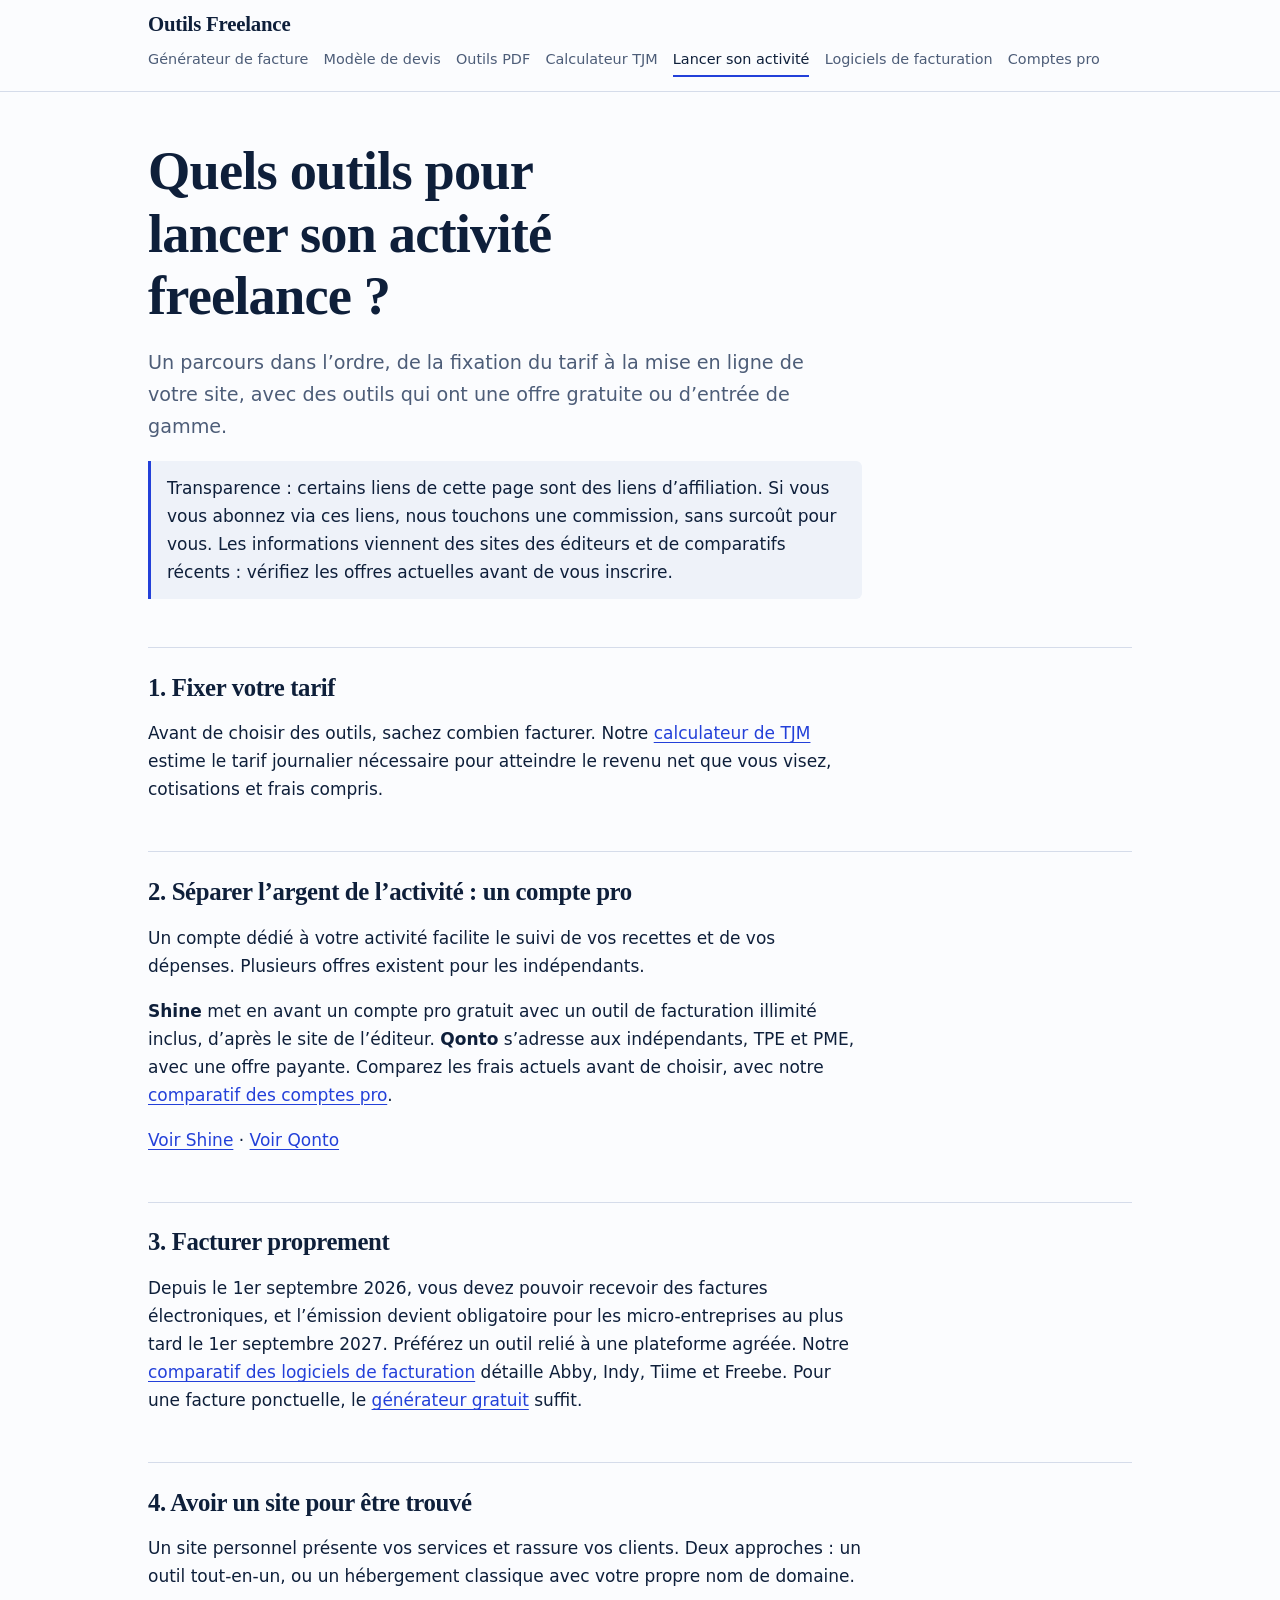
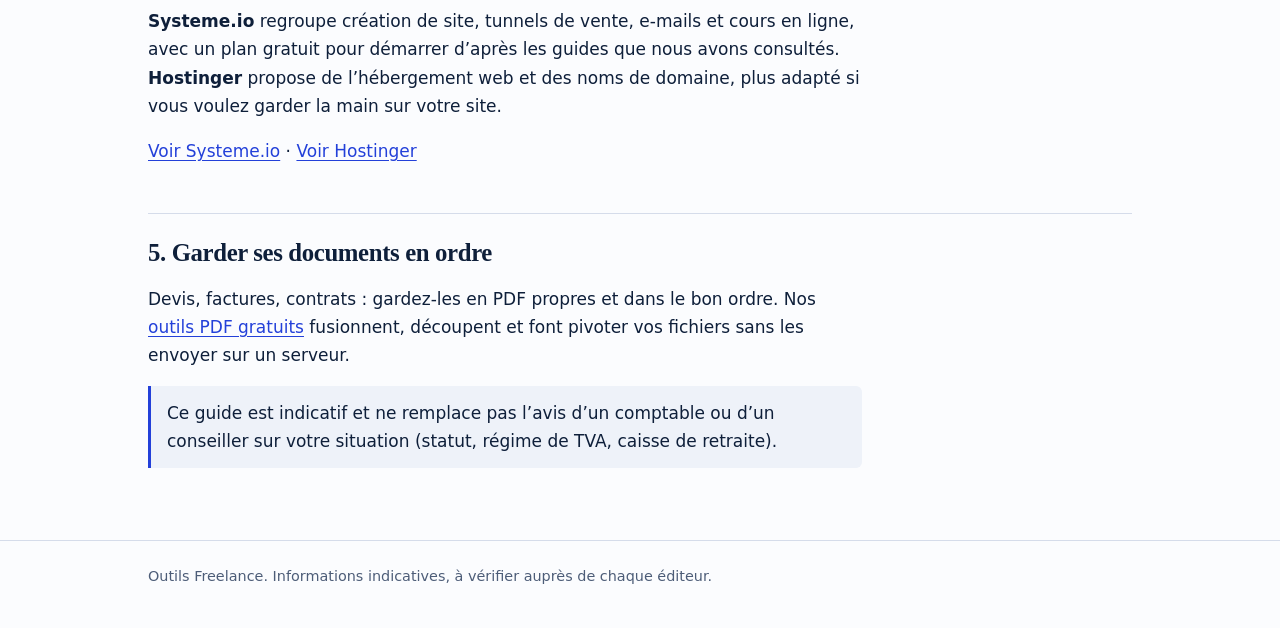
<file: lancer-activite-freelance.html>
<!doctype html>
<html lang="fr">
<head>
<meta charset="utf-8">
<meta name="viewport" content="width=device-width, initial-scale=1">
<title>Quels outils pour lancer son activité freelance ? Compte pro, facturation, site</title>
<meta name="description" content="Les outils utiles pour démarrer en freelance ou en micro-entreprise : compte pro, facturation, site web, hébergement et fixation du tarif.">
<link rel="stylesheet" href="style.css">
<link rel="canonical" href="https://goldenmenu-free.github.io/outils-freelance/lancer-activite-freelance.html">
<meta name="theme-color" content="#2340d9">
<link rel="icon" href="data:image/svg+xml,%3Csvg xmlns=%22http://www.w3.org/2000/svg%22 viewBox=%220 0 100 100%22%3E%3Crect width=%22100%22 height=%22100%22 rx=%2218%22 fill=%22%232340d9%22/%3E%3Ctext x=%2250%22 y=%2272%22 font-size=%2268%22 font-family=%22Georgia,serif%22 font-weight=%22700%22 text-anchor=%22middle%22 fill=%22white%22%3EF%3C/text%3E%3C/svg%3E">
<meta property="og:type" content="website">
<meta property="og:locale" content="fr_FR">
<meta property="og:site_name" content="Outils Freelance">
<meta property="og:url" content="https://goldenmenu-free.github.io/outils-freelance/lancer-activite-freelance.html">
<meta property="og:title" content="Quels outils pour lancer son activité freelance ? Compte pro, facturation, site">
<meta property="og:description" content="Les outils utiles pour démarrer en freelance ou en micro-entreprise : compte pro, facturation, site web, hébergement et fixation du tarif.">
</head>
<body>
<header class="site"><div class="wrap">
  <a href="index.html">Outils Freelance</a>
  <nav><a href="facture.html">Générateur de facture</a><a href="modele-devis.html">Modèle de devis</a><a href="outils-pdf.html">Outils PDF</a><a href="calculateur-tjm.html">Calculateur TJM</a><a href="lancer-activite-freelance.html">Lancer son activité</a><a href="comparatif-facturation.html">Logiciels de facturation</a><a href="comparatif-comptes-pro.html">Comptes pro</a></nav>
</div></header>

<main class="wrap">
  <h1>Quels outils pour lancer son activité freelance ?</h1>
  <p class="lead">Un parcours dans l’ordre, de la fixation du tarif à la mise en ligne de votre site, avec des outils qui ont une offre gratuite ou d’entrée de gamme.</p>

  <p class="note">Transparence : certains liens de cette page sont des liens d’affiliation. Si vous vous abonnez via ces liens, nous touchons une commission, sans surcoût pour vous. Les informations viennent des sites des éditeurs et de comparatifs récents : vérifiez les offres actuelles avant de vous inscrire.</p>

  <h2>1. Fixer votre tarif</h2>
  <p>Avant de choisir des outils, sachez combien facturer. Notre <a href="calculateur-tjm.html">calculateur de TJM</a> estime le tarif journalier nécessaire pour atteindre le revenu net que vous visez, cotisations et frais compris.</p>

  <h2>2. Séparer l’argent de l’activité : un compte pro</h2>
  <p>Un compte dédié à votre activité facilite le suivi de vos recettes et de vos dépenses. Plusieurs offres existent pour les indépendants.</p>
  <p><strong>Shine</strong> met en avant un compte pro gratuit avec un outil de facturation illimité inclus, d’après le site de l’éditeur. <strong>Qonto</strong> s’adresse aux indépendants, TPE et PME, avec une offre payante. Comparez les frais actuels avant de choisir, avec notre <a href="comparatif-comptes-pro.html">comparatif des comptes pro</a>.</p>
  <p><a rel="sponsored noopener" href="https://www.shine.fr">Voir Shine</a> · <a rel="sponsored noopener" href="https://qonto.com/fr">Voir Qonto</a></p>
  <!-- AFFILIATION : remplacer ces liens par vos liens affiliés quand ils seront disponibles -->

  <h2>3. Facturer proprement</h2>
  <p>Depuis le 1er septembre 2026, vous devez pouvoir recevoir des factures électroniques, et l’émission devient obligatoire pour les micro-entreprises au plus tard le 1er septembre 2027. Préférez un outil relié à une plateforme agréée. Notre <a href="comparatif-facturation.html">comparatif des logiciels de facturation</a> détaille Abby, Indy, Tiime et Freebe. Pour une facture ponctuelle, le <a href="facture.html">générateur gratuit</a> suffit.</p>

  <h2>4. Avoir un site pour être trouvé</h2>
  <p>Un site personnel présente vos services et rassure vos clients. Deux approches : un outil tout-en-un, ou un hébergement classique avec votre propre nom de domaine.</p>
  <p><strong>Systeme.io</strong> regroupe création de site, tunnels de vente, e-mails et cours en ligne, avec un plan gratuit pour démarrer d’après les guides que nous avons consultés. <strong>Hostinger</strong> propose de l’hébergement web et des noms de domaine, plus adapté si vous voulez garder la main sur votre site.</p>
  <p><a rel="sponsored noopener" href="https://systeme.io/fr?sa=sa0285269680c74510e067f861c3435211e66be86d">Voir Systeme.io</a> · <a rel="sponsored noopener" href="https://www.hostinger.com/fr">Voir Hostinger</a></p>
  <!-- AFFILIATION : remplacer ces liens par vos liens affiliés quand ils seront disponibles -->

  <h2>5. Garder ses documents en ordre</h2>
  <p>Devis, factures, contrats : gardez-les en PDF propres et dans le bon ordre. Nos <a href="outils-pdf.html">outils PDF gratuits</a> fusionnent, découpent et font pivoter vos fichiers sans les envoyer sur un serveur.</p>

  <p class="note">Ce guide est indicatif et ne remplace pas l’avis d’un comptable ou d’un conseiller sur votre situation (statut, régime de TVA, caisse de retraite).</p>
</main>

<footer class="site"><div class="wrap">Outils Freelance. Informations indicatives, à vérifier auprès de chaque éditeur.</div></footer>
<script>document.querySelectorAll("header.site nav a").forEach(function(a){if(a.getAttribute("href")===(location.pathname.split("/").pop()||"index.html"))a.setAttribute("aria-current","page")})</script>
</body>
</html>
</file>
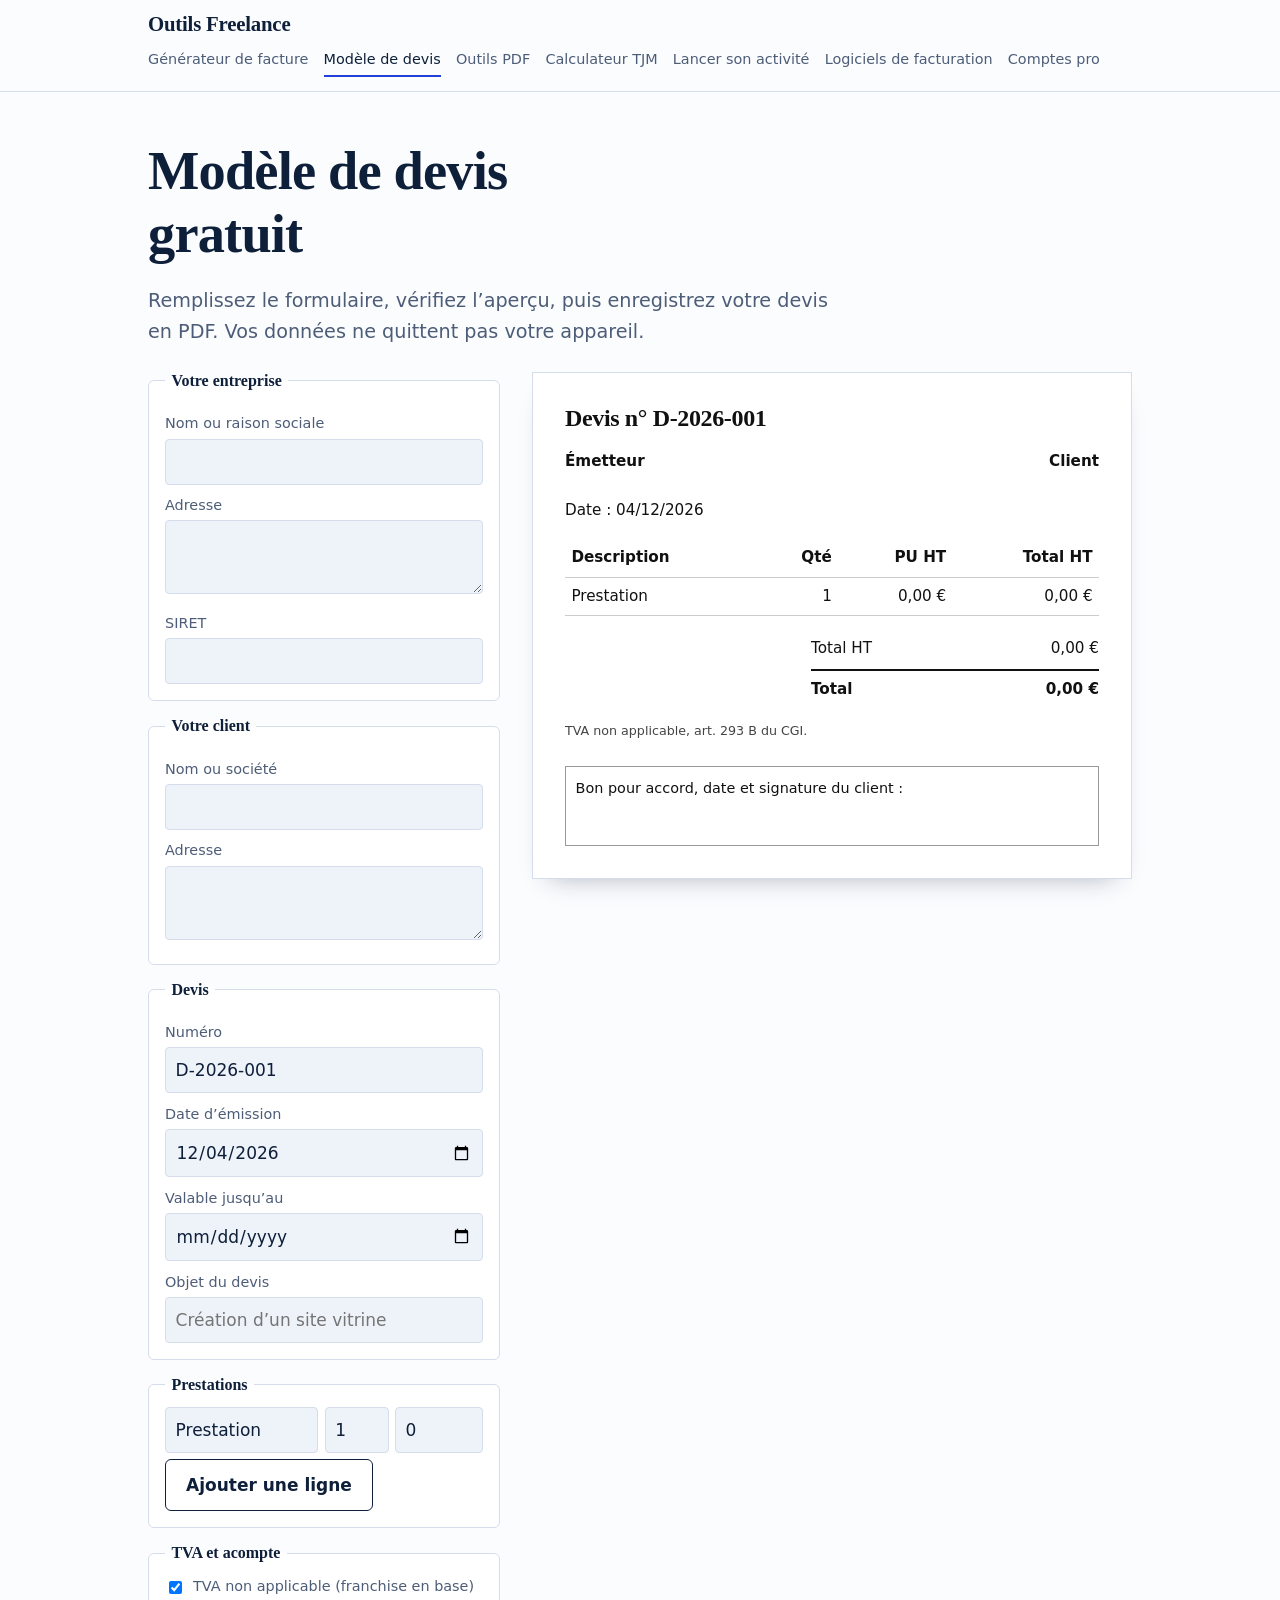
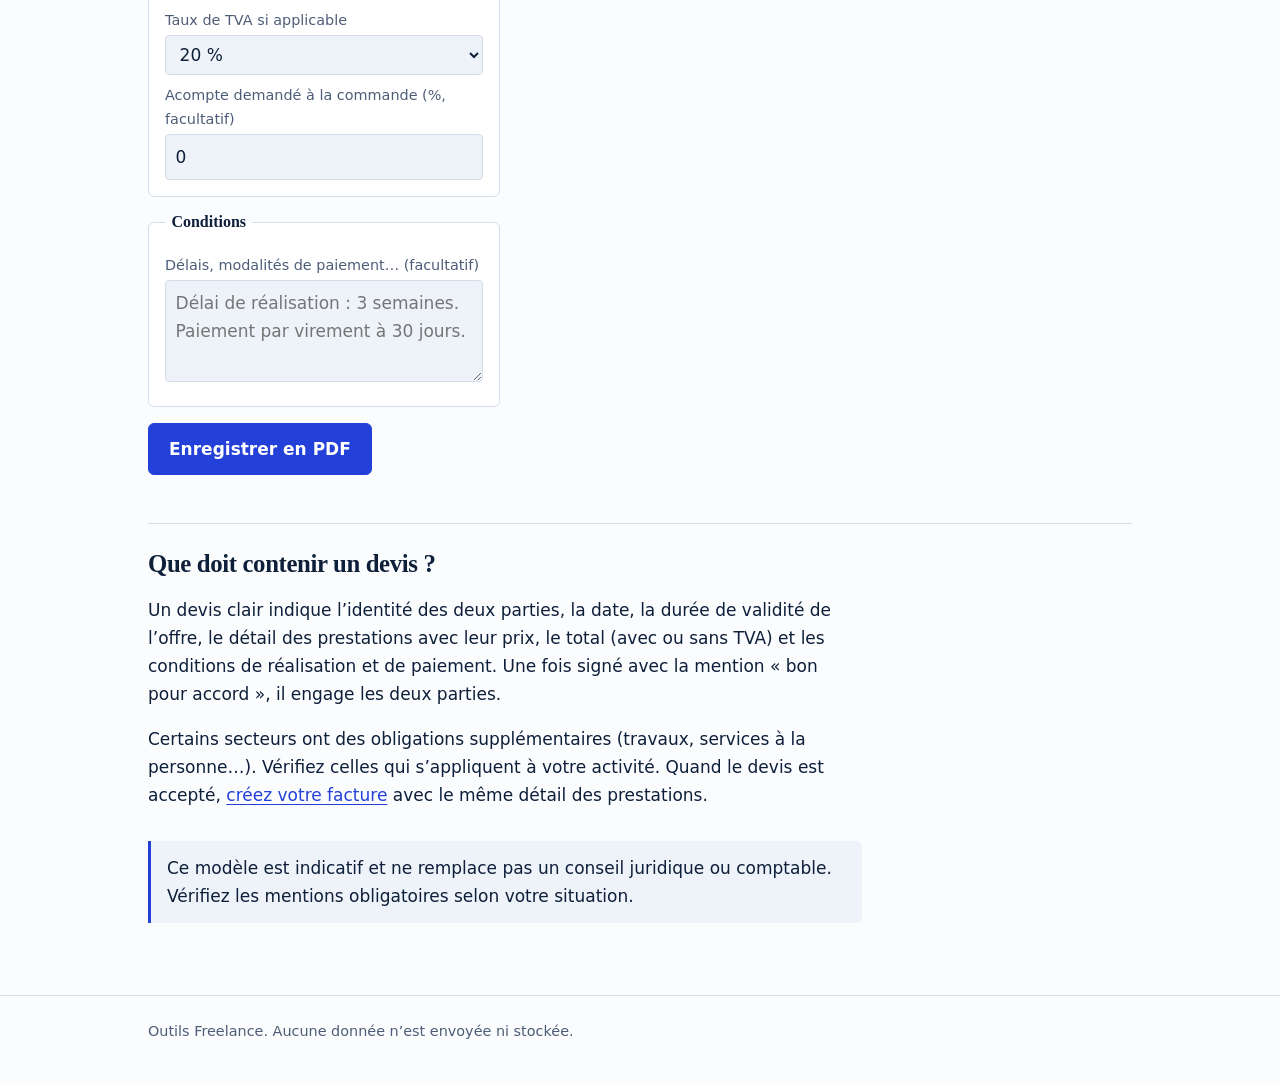
<file: modele-devis.html>
<!doctype html>
<html lang="fr">
<head>
<meta charset="utf-8">
<meta name="viewport" content="width=device-width, initial-scale=1">
<title>Modèle de devis gratuit en PDF pour freelance et auto-entrepreneur</title>
<meta name="description" content="Créez un devis professionnel en quelques clics et enregistrez-le en PDF. Gratuit, sans inscription, vos données restent sur votre appareil.">
<link rel="stylesheet" href="style.css">
<link rel="canonical" href="https://goldenmenu-free.github.io/outils-freelance/modele-devis.html">
<meta name="theme-color" content="#2340d9">
<link rel="icon" href="data:image/svg+xml,%3Csvg xmlns=%22http://www.w3.org/2000/svg%22 viewBox=%220 0 100 100%22%3E%3Crect width=%22100%22 height=%22100%22 rx=%2218%22 fill=%22%232340d9%22/%3E%3Ctext x=%2250%22 y=%2272%22 font-size=%2268%22 font-family=%22Georgia,serif%22 font-weight=%22700%22 text-anchor=%22middle%22 fill=%22white%22%3EF%3C/text%3E%3C/svg%3E">
<meta property="og:type" content="website">
<meta property="og:locale" content="fr_FR">
<meta property="og:site_name" content="Outils Freelance">
<meta property="og:url" content="https://goldenmenu-free.github.io/outils-freelance/modele-devis.html">
<meta property="og:title" content="Modèle de devis gratuit en PDF pour freelance et auto-entrepreneur">
<meta property="og:description" content="Créez un devis professionnel en quelques clics et enregistrez-le en PDF. Gratuit, sans inscription, vos données restent sur votre appareil.">
</head>
<body>
<header class="site"><div class="wrap">
  <a href="index.html">Outils Freelance</a>
  <nav><a href="facture.html">Générateur de facture</a><a href="modele-devis.html">Modèle de devis</a><a href="outils-pdf.html">Outils PDF</a><a href="calculateur-tjm.html">Calculateur TJM</a><a href="lancer-activite-freelance.html">Lancer son activité</a><a href="comparatif-facturation.html">Logiciels de facturation</a><a href="comparatif-comptes-pro.html">Comptes pro</a></nav>
</div></header>

<main class="wrap">
  <h1>Modèle de devis gratuit</h1>
  <p class="lead">Remplissez le formulaire, vérifiez l’aperçu, puis enregistrez votre devis en PDF. Vos données ne quittent pas votre appareil.</p>

  <div class="tool">
    <form id="f" autocomplete="off">
      <fieldset><legend>Votre entreprise</legend>
        <label for="vNom">Nom ou raison sociale</label><input id="vNom">
        <label for="vAdr">Adresse</label><textarea id="vAdr" rows="2"></textarea>
        <label for="vSiret">SIRET</label><input id="vSiret" inputmode="numeric">
      </fieldset>
      <fieldset><legend>Votre client</legend>
        <label for="cNom">Nom ou société</label><input id="cNom">
        <label for="cAdr">Adresse</label><textarea id="cAdr" rows="2"></textarea>
      </fieldset>
      <fieldset><legend>Devis</legend>
        <label for="num">Numéro</label><input id="num" value="D-2026-001">
        <label for="date">Date d’émission</label><input id="date" type="date">
        <label for="ech">Valable jusqu’au</label><input id="ech" type="date">
        <label for="objet">Objet du devis</label><input id="objet" placeholder="Création d’un site vitrine">
      </fieldset>
      <fieldset><legend>Prestations</legend>
        <div id="lignes"></div>
        <button type="button" class="btn alt" id="add">Ajouter une ligne</button>
      </fieldset>
      <fieldset><legend>TVA et acompte</legend>
        <div class="check"><input type="checkbox" id="franchise" checked><label for="franchise" style="margin:0">TVA non applicable (franchise en base)</label></div>
        <label for="taux">Taux de TVA si applicable</label>
        <select id="taux"><option value="20">20 %</option><option value="10">10 %</option><option value="5.5">5,5 %</option></select>
        <label for="acompte">Acompte demandé à la commande (%, facultatif)</label><input id="acompte" type="number" min="0" max="100" step="any" value="0">
      </fieldset>
      <fieldset><legend>Conditions</legend>
        <label for="cond">Délais, modalités de paiement… (facultatif)</label>
        <textarea id="cond" rows="3" placeholder="Délai de réalisation : 3 semaines. Paiement par virement à 30 jours."></textarea>
      </fieldset>
      <button type="button" class="btn" id="pdf">Enregistrer en PDF</button>
    </form>

    <section aria-label="Aperçu du devis">
      <div id="facture"></div>
    </section>
  </div>

  <h2>Que doit contenir un devis ?</h2>
  <p>Un devis clair indique l’identité des deux parties, la date, la durée de validité de l’offre, le détail des prestations avec leur prix, le total (avec ou sans TVA) et les conditions de réalisation et de paiement. Une fois signé avec la mention « bon pour accord », il engage les deux parties.</p>
  <p>Certains secteurs ont des obligations supplémentaires (travaux, services à la personne…). Vérifiez celles qui s’appliquent à votre activité. Quand le devis est accepté, <a href="facture.html">créez votre facture</a> avec le même détail des prestations.</p>

  <p class="note" style="margin-top:2rem">Ce modèle est indicatif et ne remplace pas un conseil juridique ou comptable. Vérifiez les mentions obligatoires selon votre situation.</p>
</main>

<footer class="site"><div class="wrap">Outils Freelance. Aucune donnée n’est envoyée ni stockée.</div></footer>

<script>
const $ = id => document.getElementById(id);
const eur = n => n.toLocaleString("fr-FR",{style:"currency",currency:"EUR"});
const fdate = v => v ? new Date(v+"T00:00:00").toLocaleDateString("fr-FR") : "";
$("date").value = new Date().toISOString().slice(0,10);

function addLigne(d="",q=1,p=0){
  const r = document.createElement("div"); r.className="row";
  r.innerHTML = '<input aria-label="Description" placeholder="Description"><input aria-label="Quantité" type="number" min="0" step="any"><input aria-label="Prix unitaire HT" type="number" min="0" step="any">';
  const [a,b,c] = r.children; a.value=d; b.value=q; c.value=p;
  $("lignes").appendChild(r);
}
addLigne("Prestation",1,0);
$("add").onclick = () => { addLigne(); render(); };

function line(label,val,cls){
  const d=document.createElement("div"); if(cls)d.className=cls;
  const a=document.createElement("span"),b=document.createElement("span");
  a.textContent=label; b.textContent=val; d.append(a,b); return d;
}
function bloc(titre,nom,adr,extra){
  const d=document.createElement("div");
  const s=document.createElement("strong"); s.textContent=titre; d.appendChild(s);
  [nom,adr,extra].forEach(t=>{ if(t){ const p=document.createElement("div"); p.style.whiteSpace="pre-line"; p.textContent=t; d.appendChild(p);} });
  return d;
}

function render(){
  const out=$("facture"); out.replaceChildren();
  const h=document.createElement("h3"); h.textContent="Devis n° "+$("num").value; out.appendChild(h);
  const cols=document.createElement("div"); cols.className="cols";
  cols.append(
    bloc("Émetteur",$("vNom").value,$("vAdr").value,$("vSiret").value?"SIRET : "+$("vSiret").value:""),
    bloc("Client",$("cNom").value,$("cAdr").value,"")
  );
  out.appendChild(cols);
  const dates=document.createElement("div");
  dates.textContent="Date : "+fdate($("date").value)+($("ech").value?"  |  Valable jusqu’au : "+fdate($("ech").value):"");
  out.appendChild(dates);
  if($("objet").value){ const o=document.createElement("div"); o.style.marginTop=".5rem"; const s=document.createElement("strong"); s.textContent="Objet : "; o.append(s,document.createTextNode($("objet").value)); out.appendChild(o); }

  const t=document.createElement("table");
  t.innerHTML='<thead><tr><th>Description</th><th class="n">Qté</th><th class="n">PU HT</th><th class="n">Total HT</th></tr></thead>';
  const tb=document.createElement("tbody"); let ht=0;
  [...$("lignes").children].forEach(r=>{
    const [a,b,c]=[...r.children]; const q=parseFloat(b.value)||0, p=parseFloat(c.value)||0, s=q*p; ht+=s;
    if(!a.value && !s) return;
    const tr=document.createElement("tr");
    [a.value,String(q),eur(p),eur(s)].forEach((v,i)=>{ const td=document.createElement("td"); if(i)td.className="n"; td.textContent=v; tr.appendChild(td); });
    tb.appendChild(tr);
  });
  t.appendChild(tb); out.appendChild(t);

  const fr=$("franchise").checked, taux=fr?0:parseFloat($("taux").value), tva=ht*taux/100, total=ht+tva;
  const tot=document.createElement("div"); tot.className="tot";
  tot.appendChild(line("Total HT",eur(ht)));
  if(!fr) tot.appendChild(line("TVA ("+taux.toString().replace(".",",")+" %)",eur(tva)));
  tot.appendChild(line(fr?"Total":"Total TTC",eur(total),"ttc"));
  const ac=parseFloat($("acompte").value)||0;
  if(ac>0 && ac<=100) tot.appendChild(line("Acompte à la commande ("+ac.toString().replace(".",",")+" %)",eur(total*ac/100)));
  out.appendChild(tot);

  const m=document.createElement("small");
  m.textContent=(fr?"TVA non applicable, art. 293 B du CGI.\n":"")+
    ($("ech").value?"Devis valable jusqu’au "+fdate($("ech").value)+".\n":"")+
    ($("cond").value?$("cond").value+"\n":"");
  out.appendChild(m);

  const sig=document.createElement("div");
  sig.style.cssText="border:1px solid #999;margin-top:1.5rem;padding:.6rem;min-height:5rem;font-size:.9rem";
  sig.textContent="Bon pour accord, date et signature du client :";
  out.appendChild(sig);
}
$("f").addEventListener("input",render);
$("f").addEventListener("change",render);
$("pdf").onclick=()=>{ render(); window.print(); };
render();
</script>
<script>document.querySelectorAll("header.site nav a").forEach(function(a){if(a.getAttribute("href")===(location.pathname.split("/").pop()||"index.html"))a.setAttribute("aria-current","page")})</script>
</body>
</html>
</file>
<file: style.css>
:root{
  --bg:#fbfcfe;--paper:#fff;--ink:#0e1f3a;--muted:#4d5d78;--line:#d5dcea;--field:#eef2f9;--accent:#2340d9;
  --serif:ui-serif,"Iowan Old Style","Palatino Linotype",Palatino,Georgia,serif;
  --sans:system-ui,-apple-system,"Segoe UI",Roboto,sans-serif;
}
@media (prefers-color-scheme:dark){
  :root{--bg:#0b1324;--paper:#101a31;--ink:#e9eef8;--muted:#9fb0cc;--line:#25345a;--field:#15203b;--accent:#8da2ff}
}
*{box-sizing:border-box}
html{scroll-padding-top:5rem}
body{margin:0;font:1.0625rem/1.65 var(--sans);color:var(--ink);background:var(--bg);-webkit-font-smoothing:antialiased}
a{color:var(--accent);text-underline-offset:.2em}
:focus-visible{outline:3px solid var(--accent);outline-offset:2px}
.wrap{max-width:64rem;margin:0 auto;padding:0 1.25rem}

header.site{border-bottom:1px solid var(--line);background:var(--bg);padding:.9rem 0}
header.site .wrap{display:flex;gap:.6rem 2rem;align-items:baseline;flex-wrap:wrap}
header.site a{text-decoration:none}
header.site .wrap>a{font:700 1.3rem/1 var(--serif);color:var(--ink);letter-spacing:-.01em}
header.site nav{display:flex;gap:.2rem .95rem;flex-wrap:wrap;font-size:.9rem}
header.site nav a{color:var(--muted);padding:.2rem 0;border-bottom:2px solid transparent}
header.site nav a:hover{color:var(--ink)}
header.site nav a[aria-current]{color:var(--ink);border-bottom-color:var(--accent)}
@media (min-width:56rem){header.site{position:sticky;top:0;z-index:5}}

h1,h2,h3{font-family:var(--serif);letter-spacing:-.015em;line-height:1.15}
h1{font-size:clamp(2.1rem,5.5vw,3.4rem);font-weight:700;margin:3rem 0 1rem;max-width:19ch}
main h2{font-size:1.55rem;margin:3rem 0 .75rem;padding-top:1.6rem;border-top:1px solid var(--line)}
p{max-width:66ch}
.lead{font-size:1.2rem;color:var(--muted);max-width:56ch}

.btn{display:inline-block;background:var(--accent);color:#fff;border:1px solid var(--accent);border-radius:6px;padding:.7rem 1.25rem;font:inherit;font-weight:600;cursor:pointer;text-decoration:none}
.btn:hover{filter:brightness(1.12)}
.btn.alt{background:transparent;color:var(--ink);border-color:var(--ink)}
.btn.alt:hover{background:var(--field);filter:none}
@media (prefers-color-scheme:dark){.btn{color:#0b1324}}

.note{border-left:3px solid var(--accent);background:var(--field);padding:.8rem 1rem;max-width:66ch;border-radius:0 6px 6px 0}

footer.site{border-top:1px solid var(--line);margin-top:4.5rem;padding:1.5rem 0 2.5rem;color:var(--muted);font-size:.9rem}

/* accueil */
.hero{display:grid;gap:2rem;align-items:center;padding-bottom:1rem}
@media (min-width:52rem){.hero{grid-template-columns:minmax(0,1fr) 19rem;gap:3rem}}
.slip{position:relative;background:var(--paper);border:1px solid var(--line);padding:1.5rem 1.4rem 1.2rem;font-size:.9rem;transform:rotate(1.4deg);box-shadow:0 14px 26px -16px rgba(14,31,58,.35)}
.slip::before{content:"";position:absolute;left:0;right:0;top:-1px;height:7px;background:radial-gradient(circle at 7px 0,var(--bg) 3.5px,transparent 4px) 0 0/14px 7px repeat-x}
.slip b{font:700 1.1rem var(--serif)}
.slip .l{display:flex;justify-content:space-between;gap:1rem;border-bottom:1px dashed var(--line);padding:.35rem 0}
.slip .t{font-weight:700;border-bottom:0;border-top:2px solid var(--ink);margin-top:.4rem;padding-top:.5rem}
.slip .ok{display:inline-block;margin-top:.9rem;border:2px solid var(--accent);color:var(--accent);font-weight:700;padding:.1rem .6rem;transform:rotate(-4deg);border-radius:3px}
.ledger{list-style:none;margin:0 0 1rem;padding:0;border-top:1px solid var(--ink)}
.ledger li{border-bottom:1px solid var(--line)}
.ledger a{display:grid;gap:.1rem 2rem;padding:1.05rem .5rem;text-decoration:none;color:var(--ink)}
@media (min-width:46rem){.ledger a{grid-template-columns:15rem 1fr;align-items:baseline}}
.ledger strong{font:700 1.2rem var(--serif)}
.ledger span{color:var(--muted)}
.ledger a:hover{background:var(--field)}
.ledger a:hover strong{color:var(--accent)}

/* outils */
.tool{display:grid;gap:2rem;grid-template-columns:minmax(0,1fr);margin-top:1.5rem}
@media (min-width:60rem){.tool{grid-template-columns:minmax(0,22rem) minmax(0,1fr)}}
form fieldset{border:1px solid var(--line);background:var(--paper);border-radius:6px;margin:0 0 1rem;padding:.8rem 1rem 1rem}
form legend{font:700 1rem var(--serif);padding:0 .4rem}
label{display:block;font-size:.9rem;color:var(--muted);margin:.6rem 0 .15rem}
input,select,textarea{width:100%;font:inherit;color:var(--ink);background:var(--field);border:1px solid var(--line);border-radius:4px;padding:.5rem .6rem}
input:focus,select:focus,textarea:focus{border-color:var(--accent)}
.row{display:grid;grid-template-columns:1fr 4rem 5.5rem;gap:.4rem;margin-bottom:.4rem}
.check{display:flex;gap:.5rem;align-items:center}
.check input{width:auto}
#facture{background:#fff;color:#111;border:1px solid var(--line);padding:2rem;min-height:30rem;font-size:.95rem;box-shadow:0 14px 26px -18px rgba(14,31,58,.4)}
#facture h3{margin:0 0 1rem;font-size:1.5rem;color:#111}
#facture .cols{display:flex;justify-content:space-between;gap:1rem;flex-wrap:wrap;margin-bottom:1.5rem}
#facture table{width:100%;border-collapse:collapse;margin:1rem 0}
#facture th,#facture td{border-bottom:1px solid #ccc;padding:.4rem;text-align:left}
#facture td.n,#facture th.n{text-align:right}
#facture .tot{margin-left:auto;width:min(18rem,100%)}
#facture .tot div{display:flex;justify-content:space-between;padding:.2rem 0}
#facture .tot .ttc{font-weight:700;border-top:2px solid #111;margin-top:.3rem;padding-top:.4rem}
#facture small{display:block;color:#444;margin-top:1rem;white-space:pre-line}
@media print{
  body *{visibility:hidden}
  #facture,#facture *{visibility:visible}
  #facture{position:absolute;inset:0;border:0;padding:0;box-shadow:none}
}
</file>
